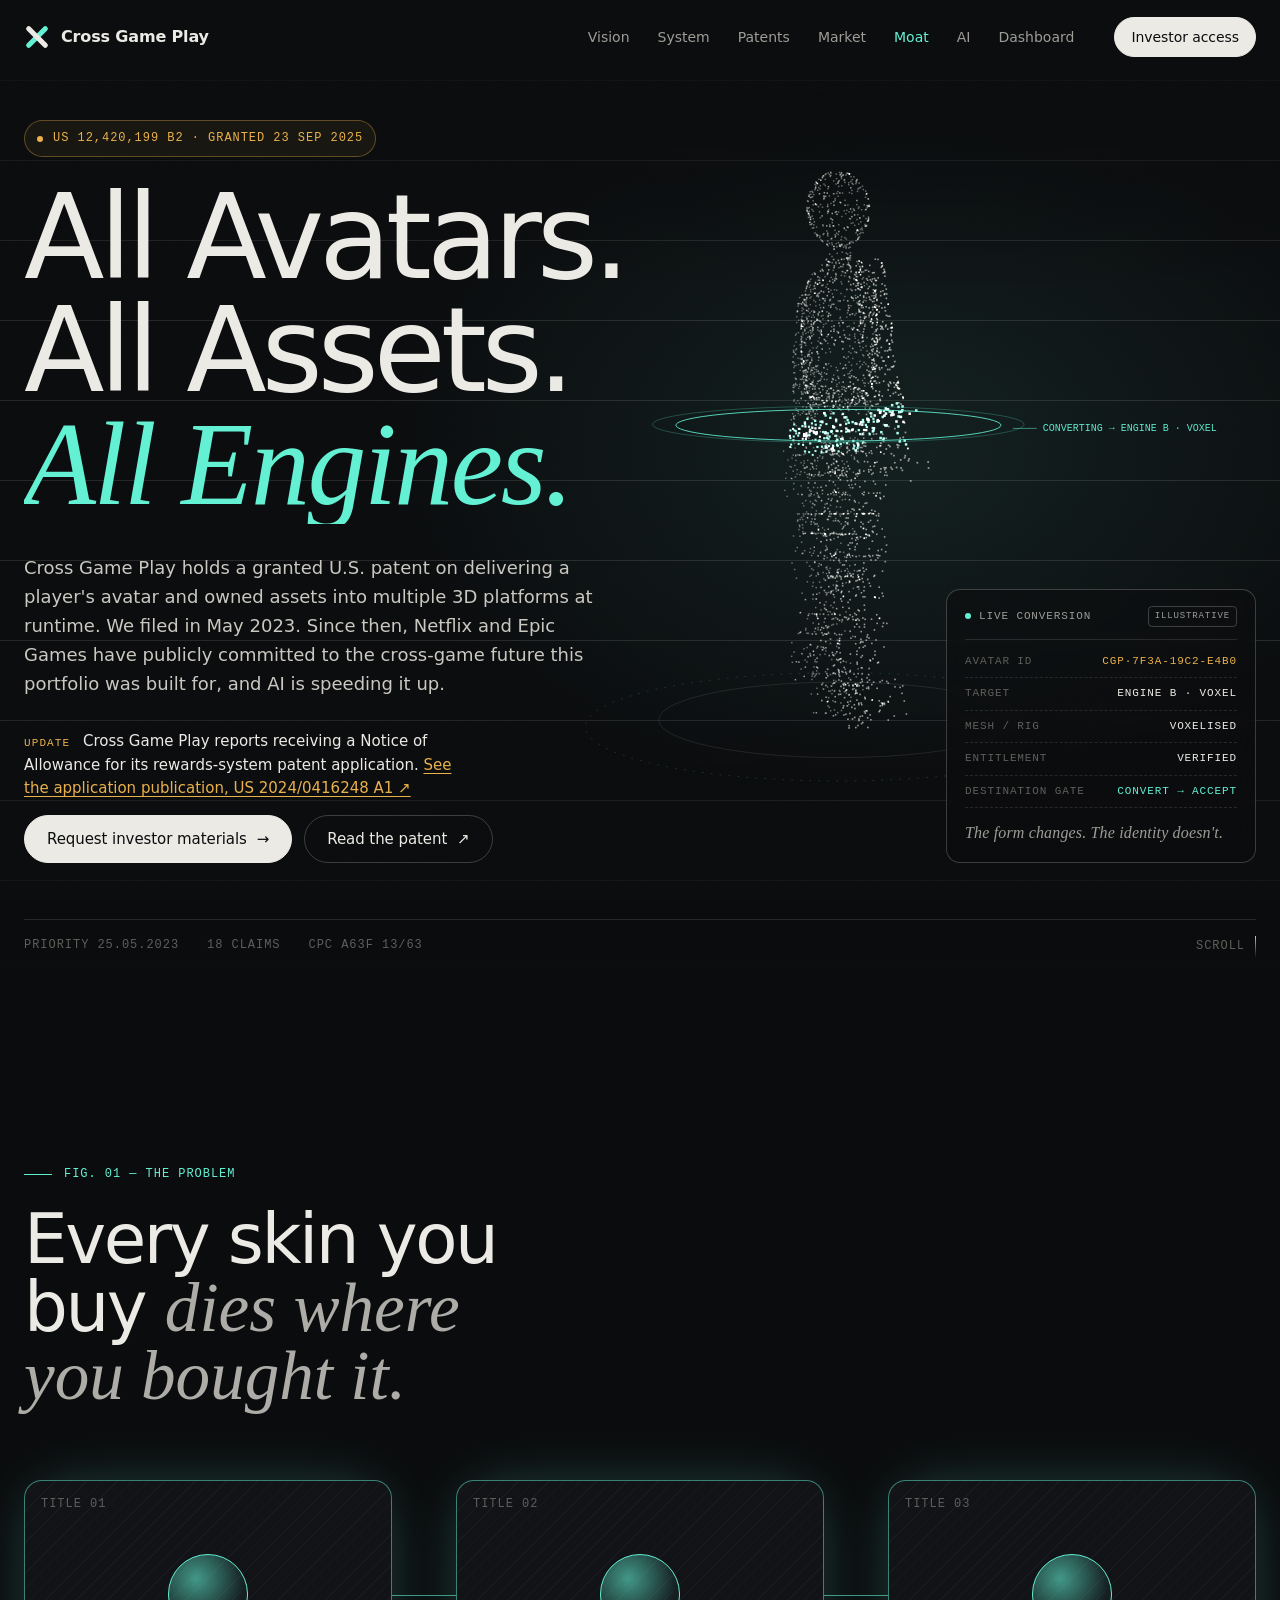
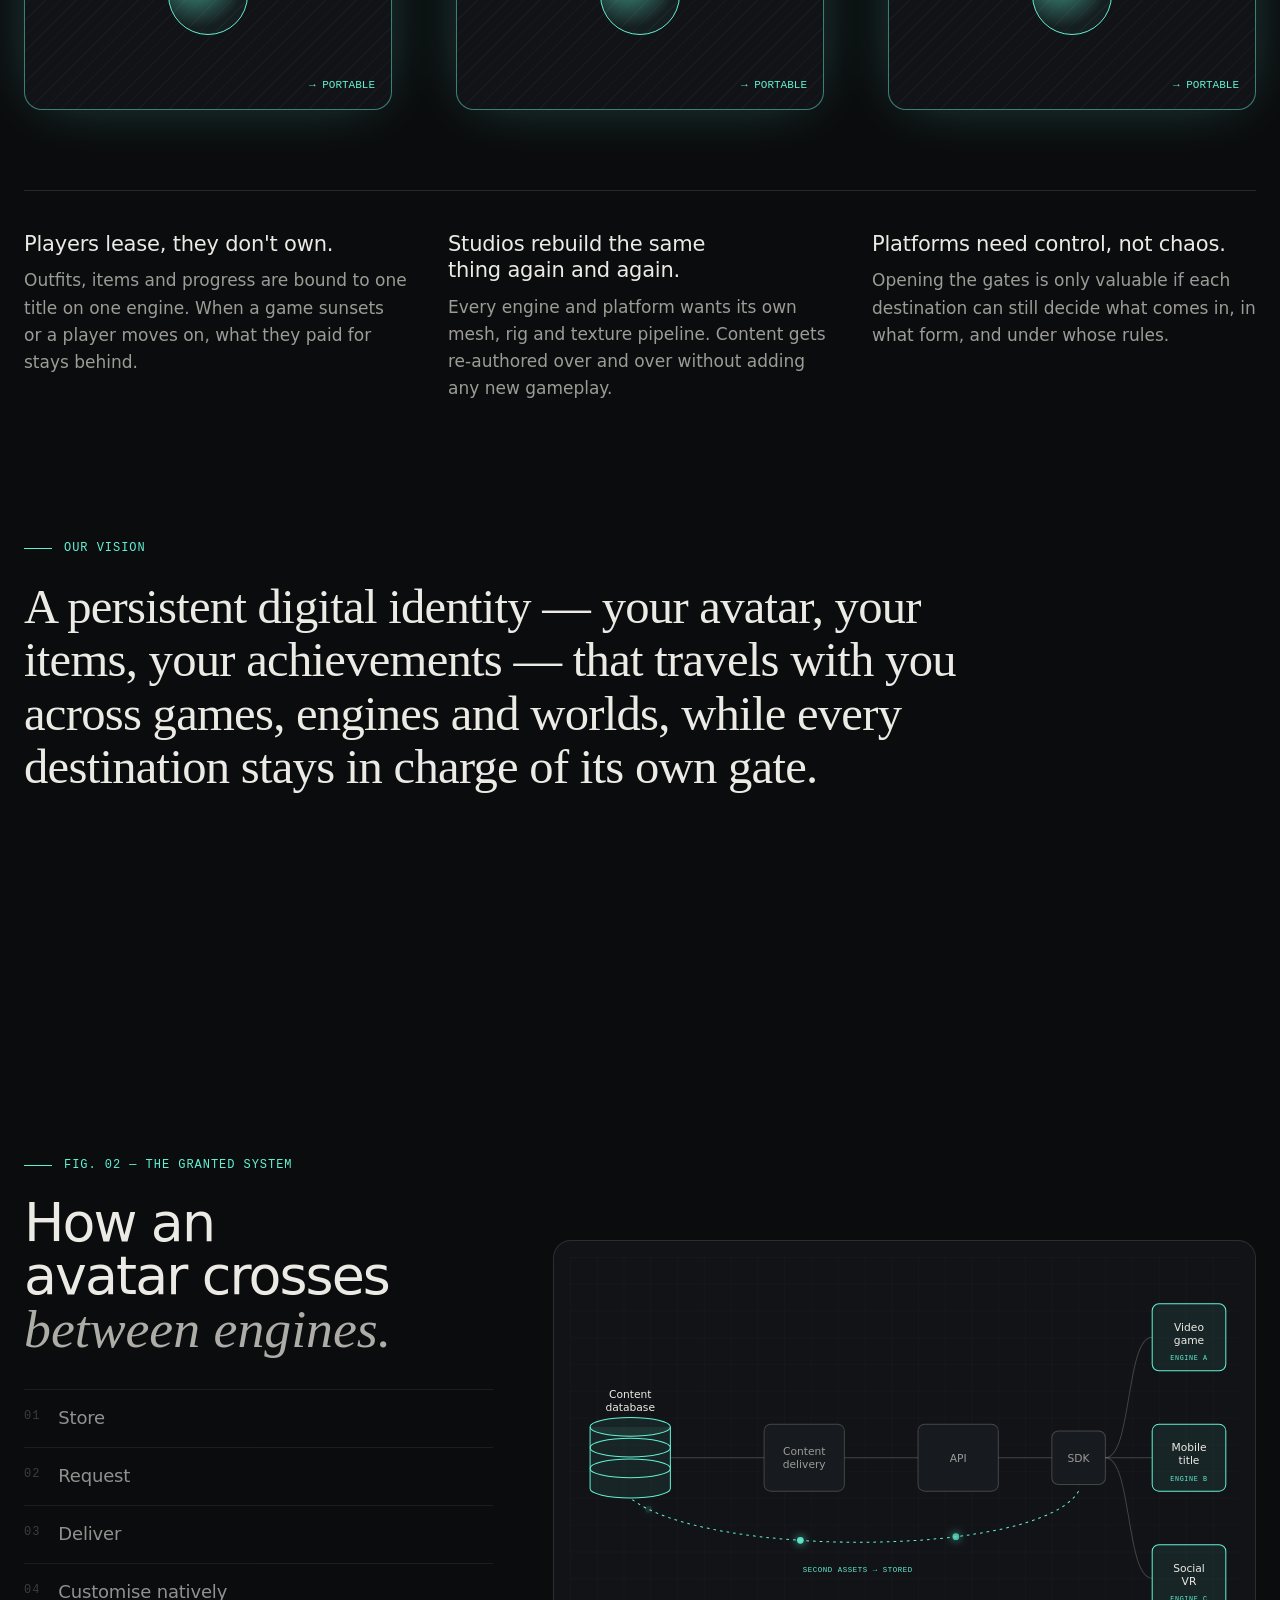
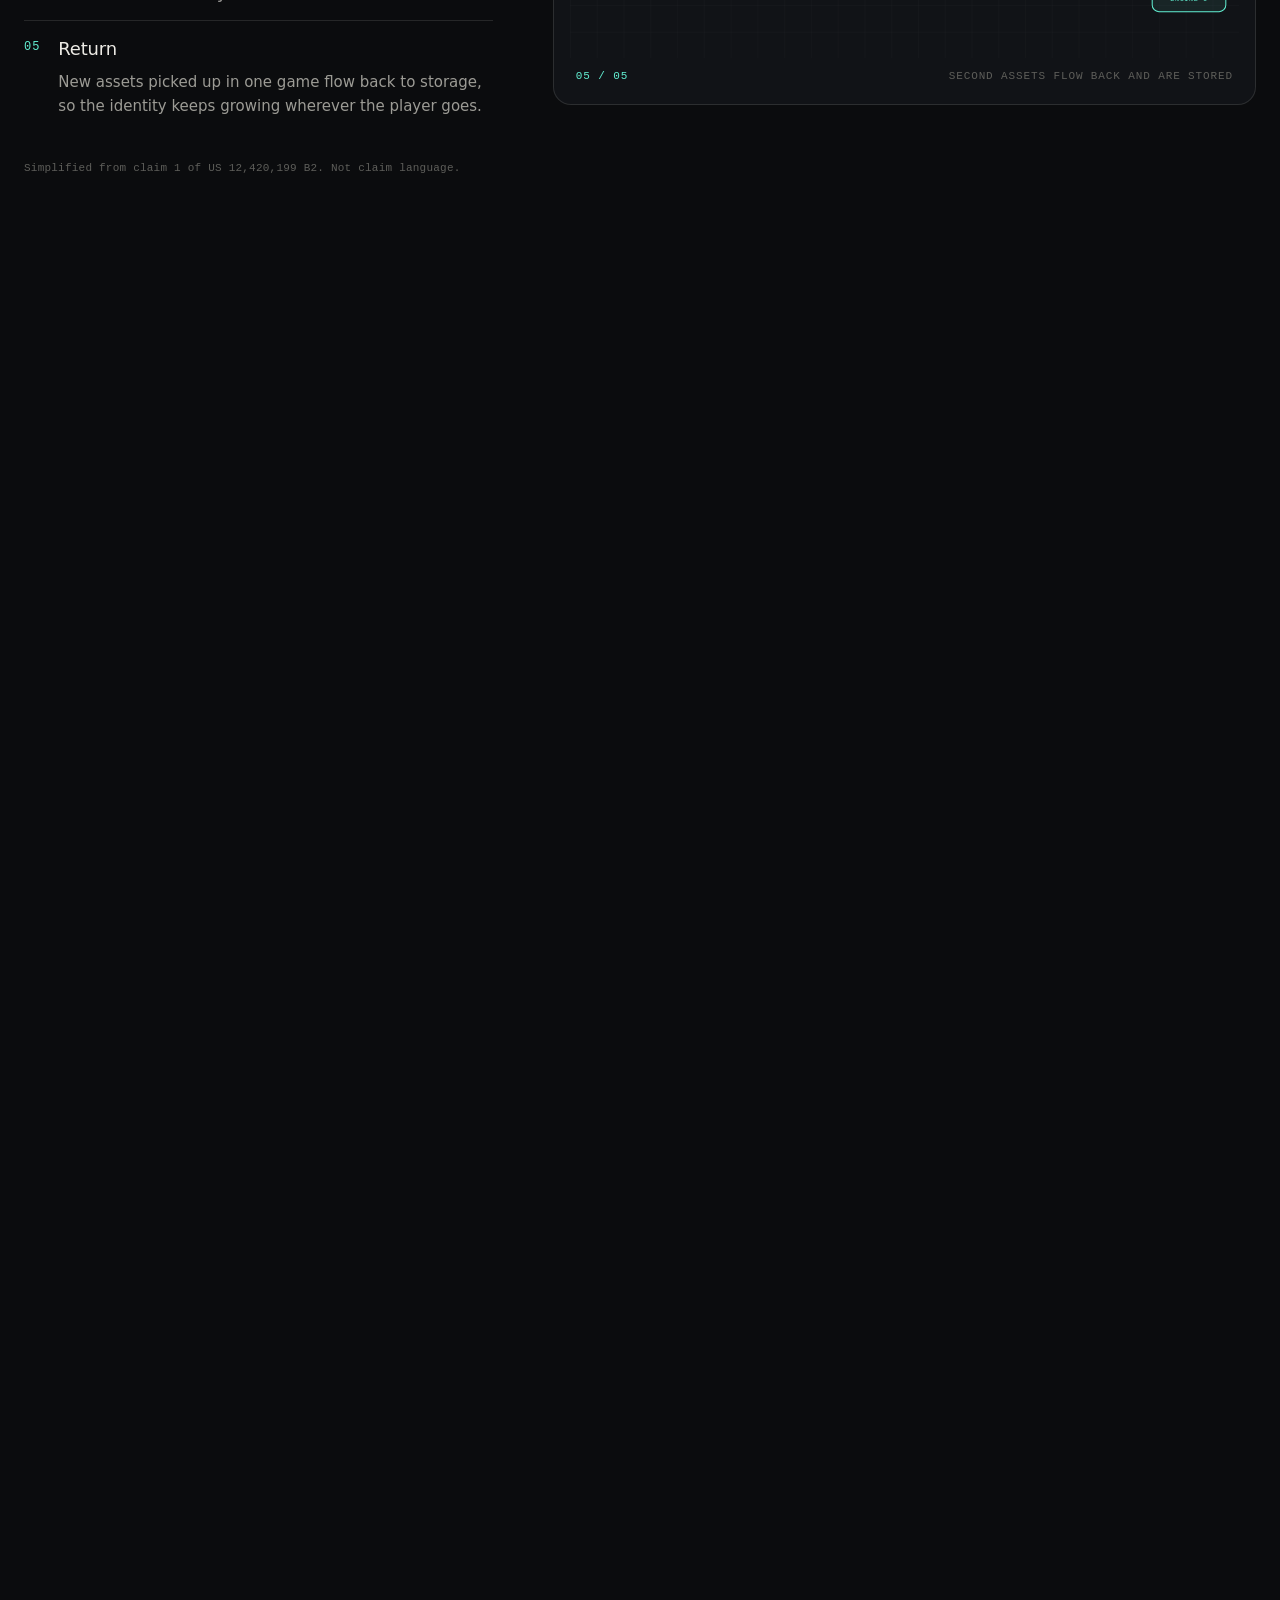
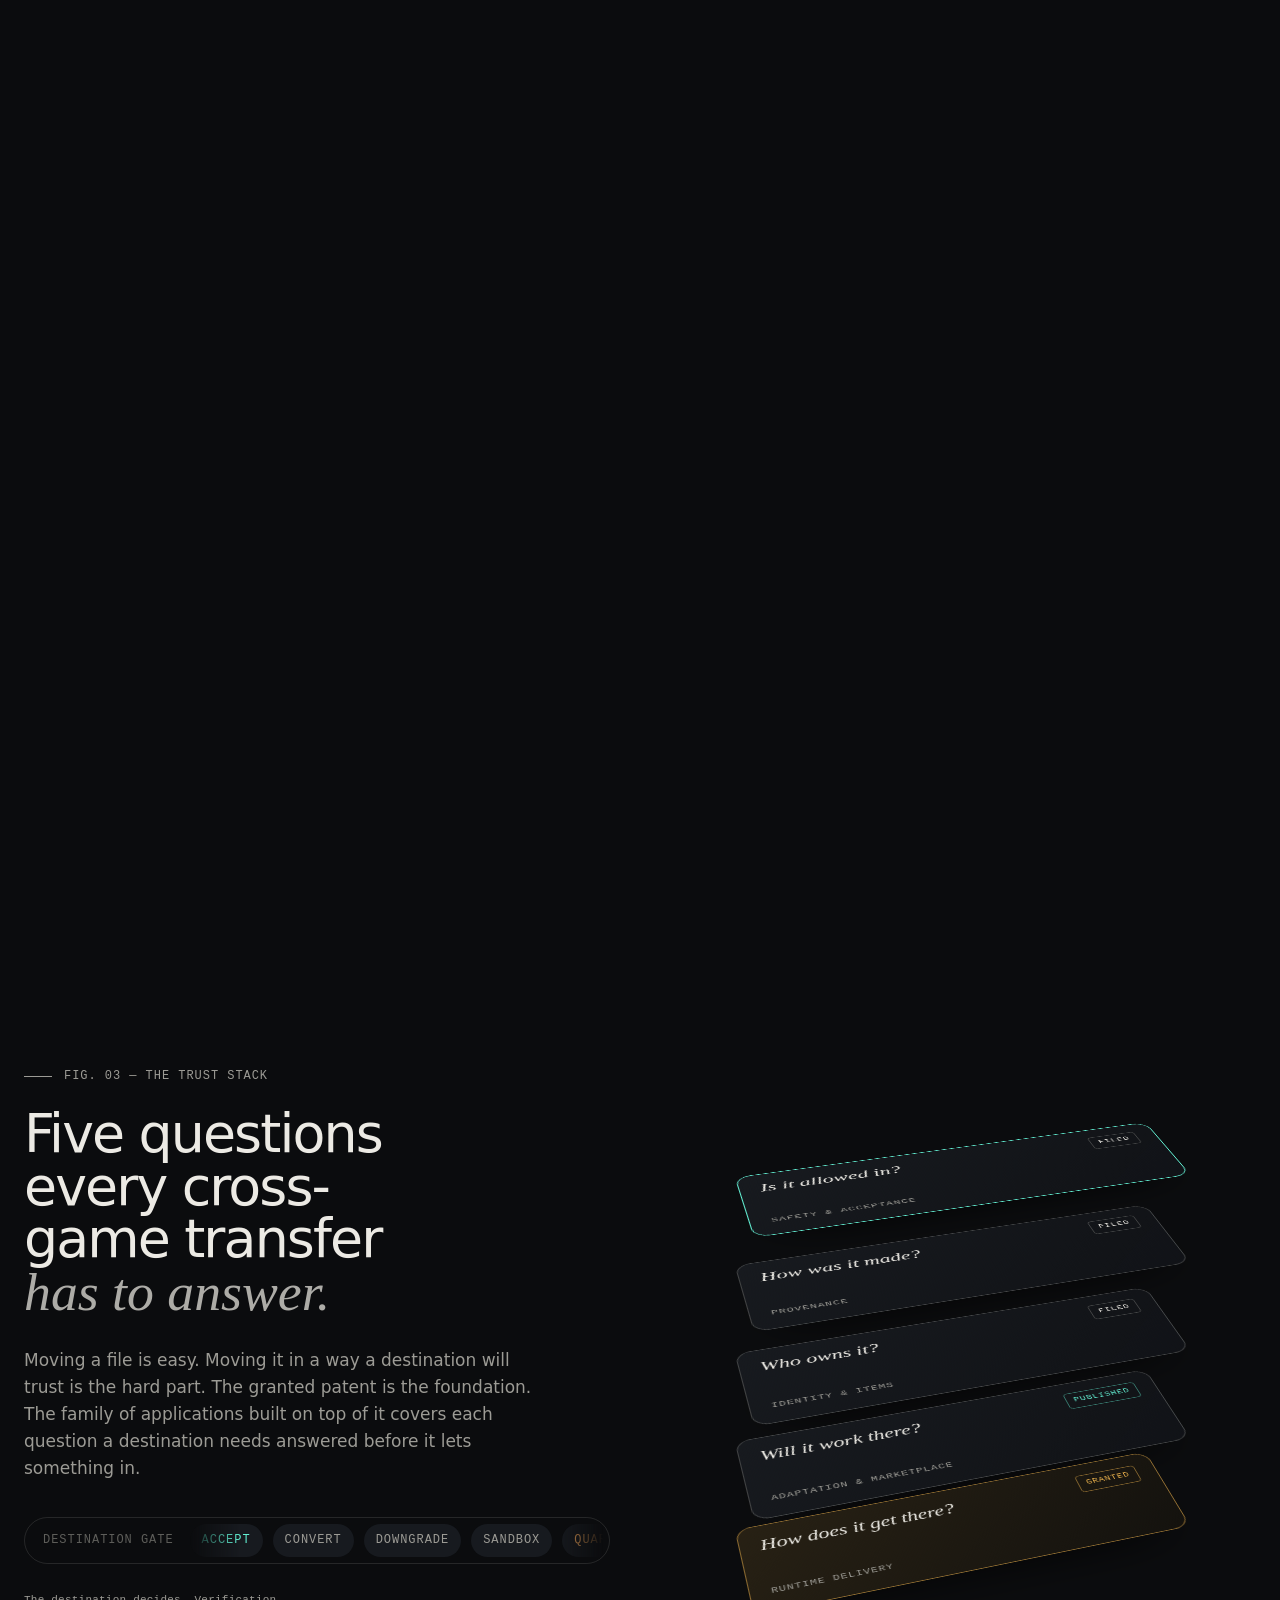
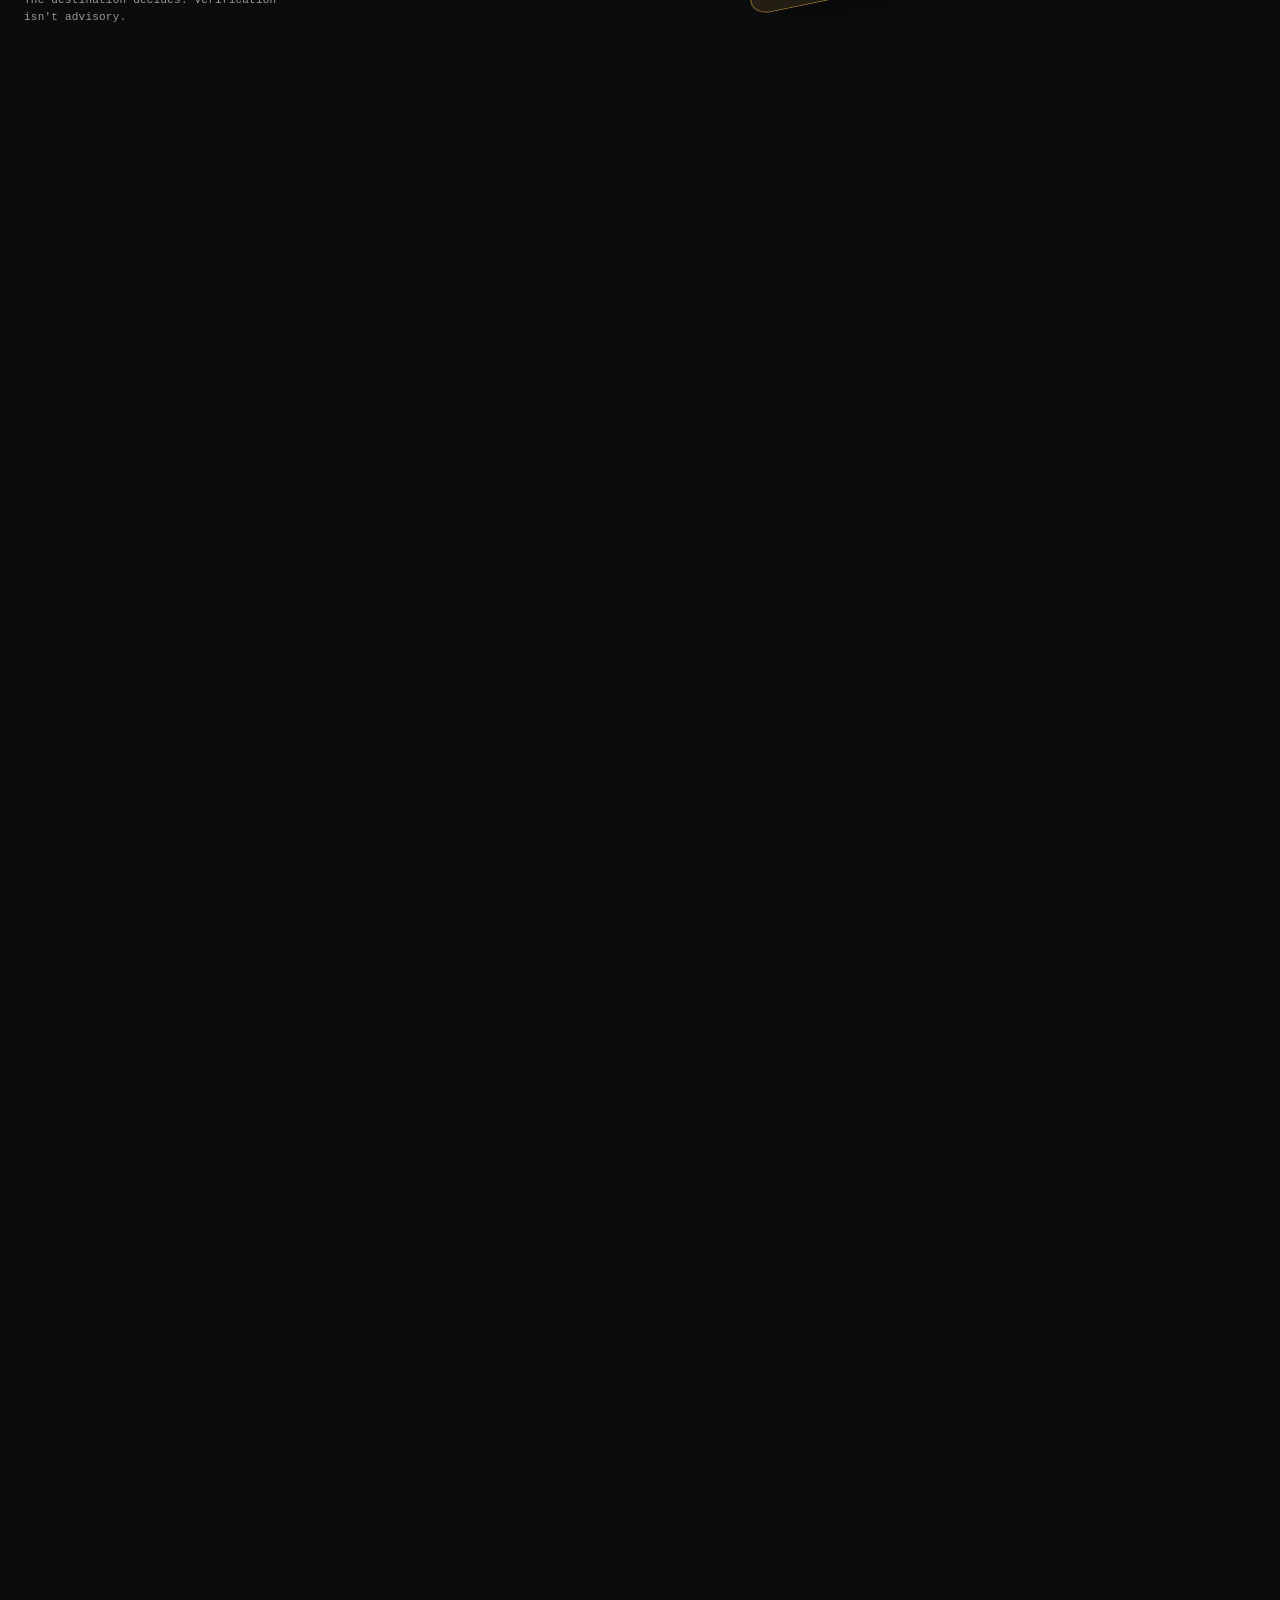
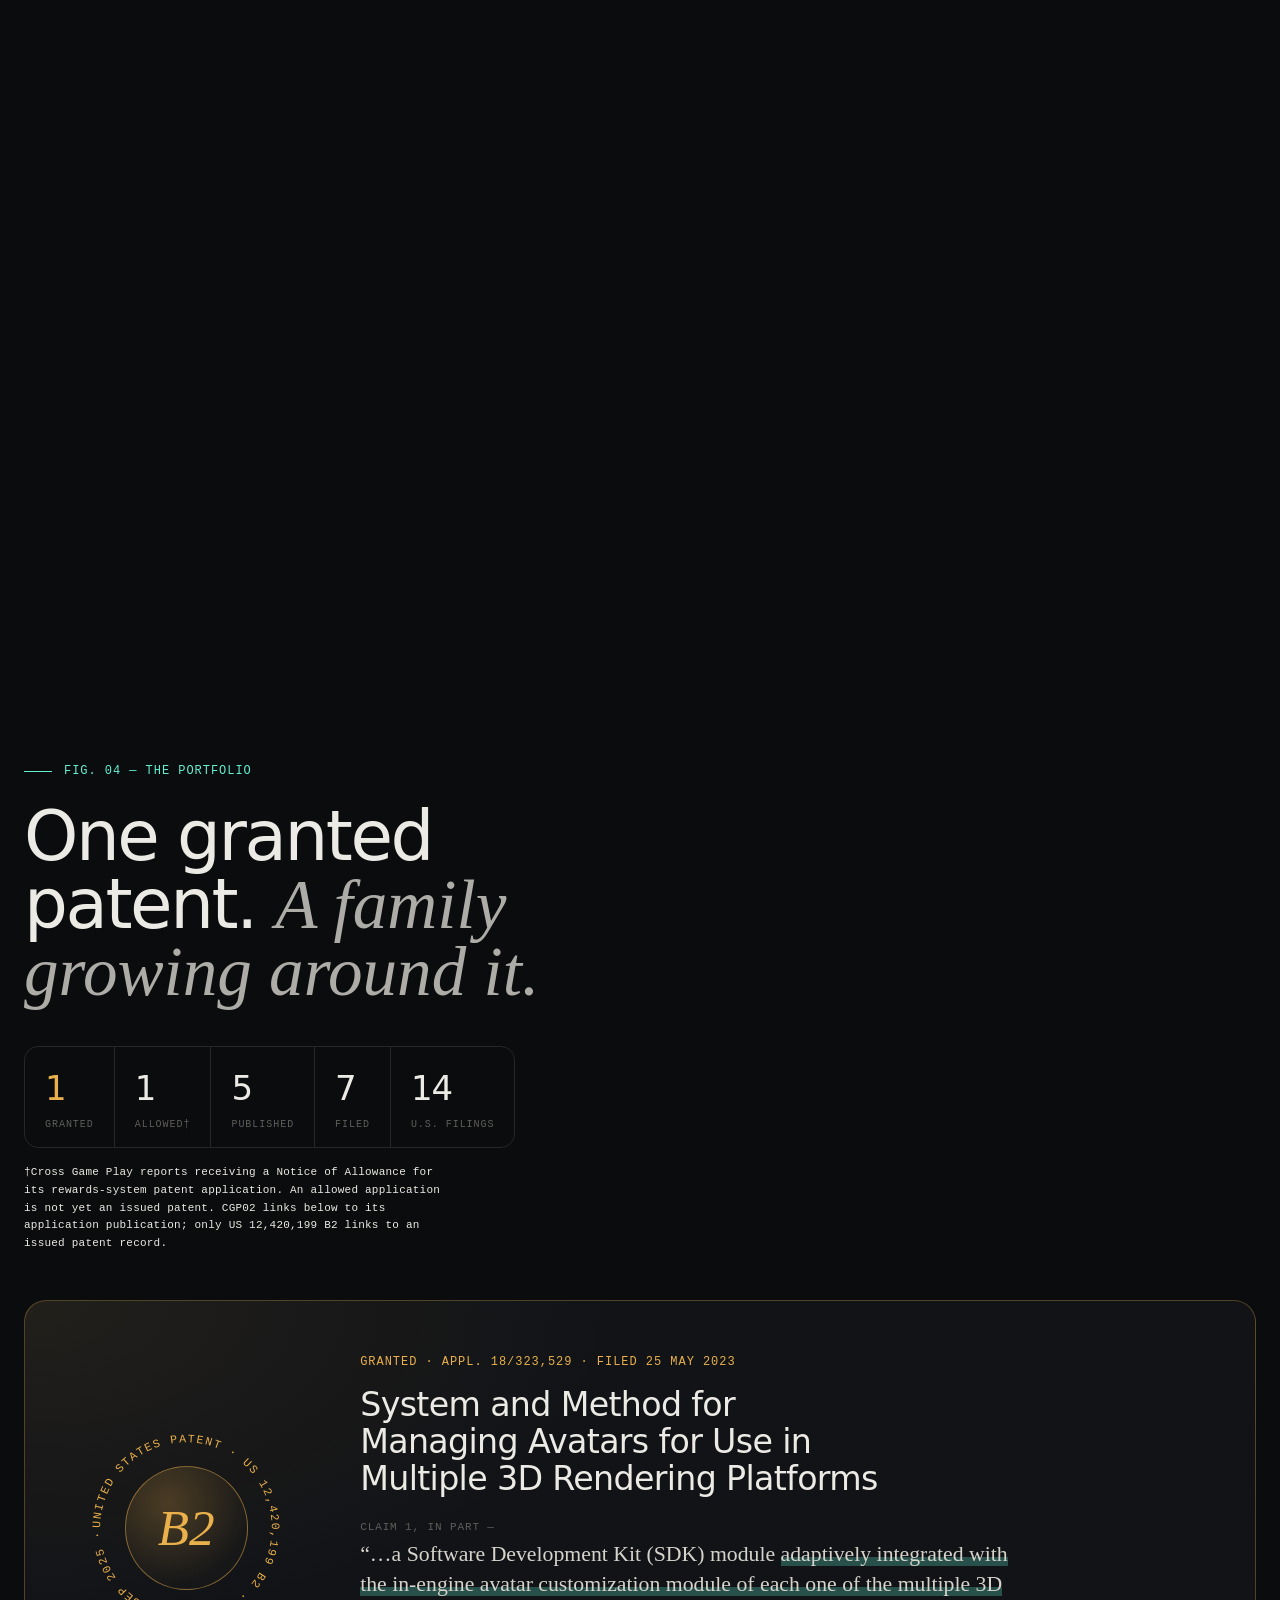
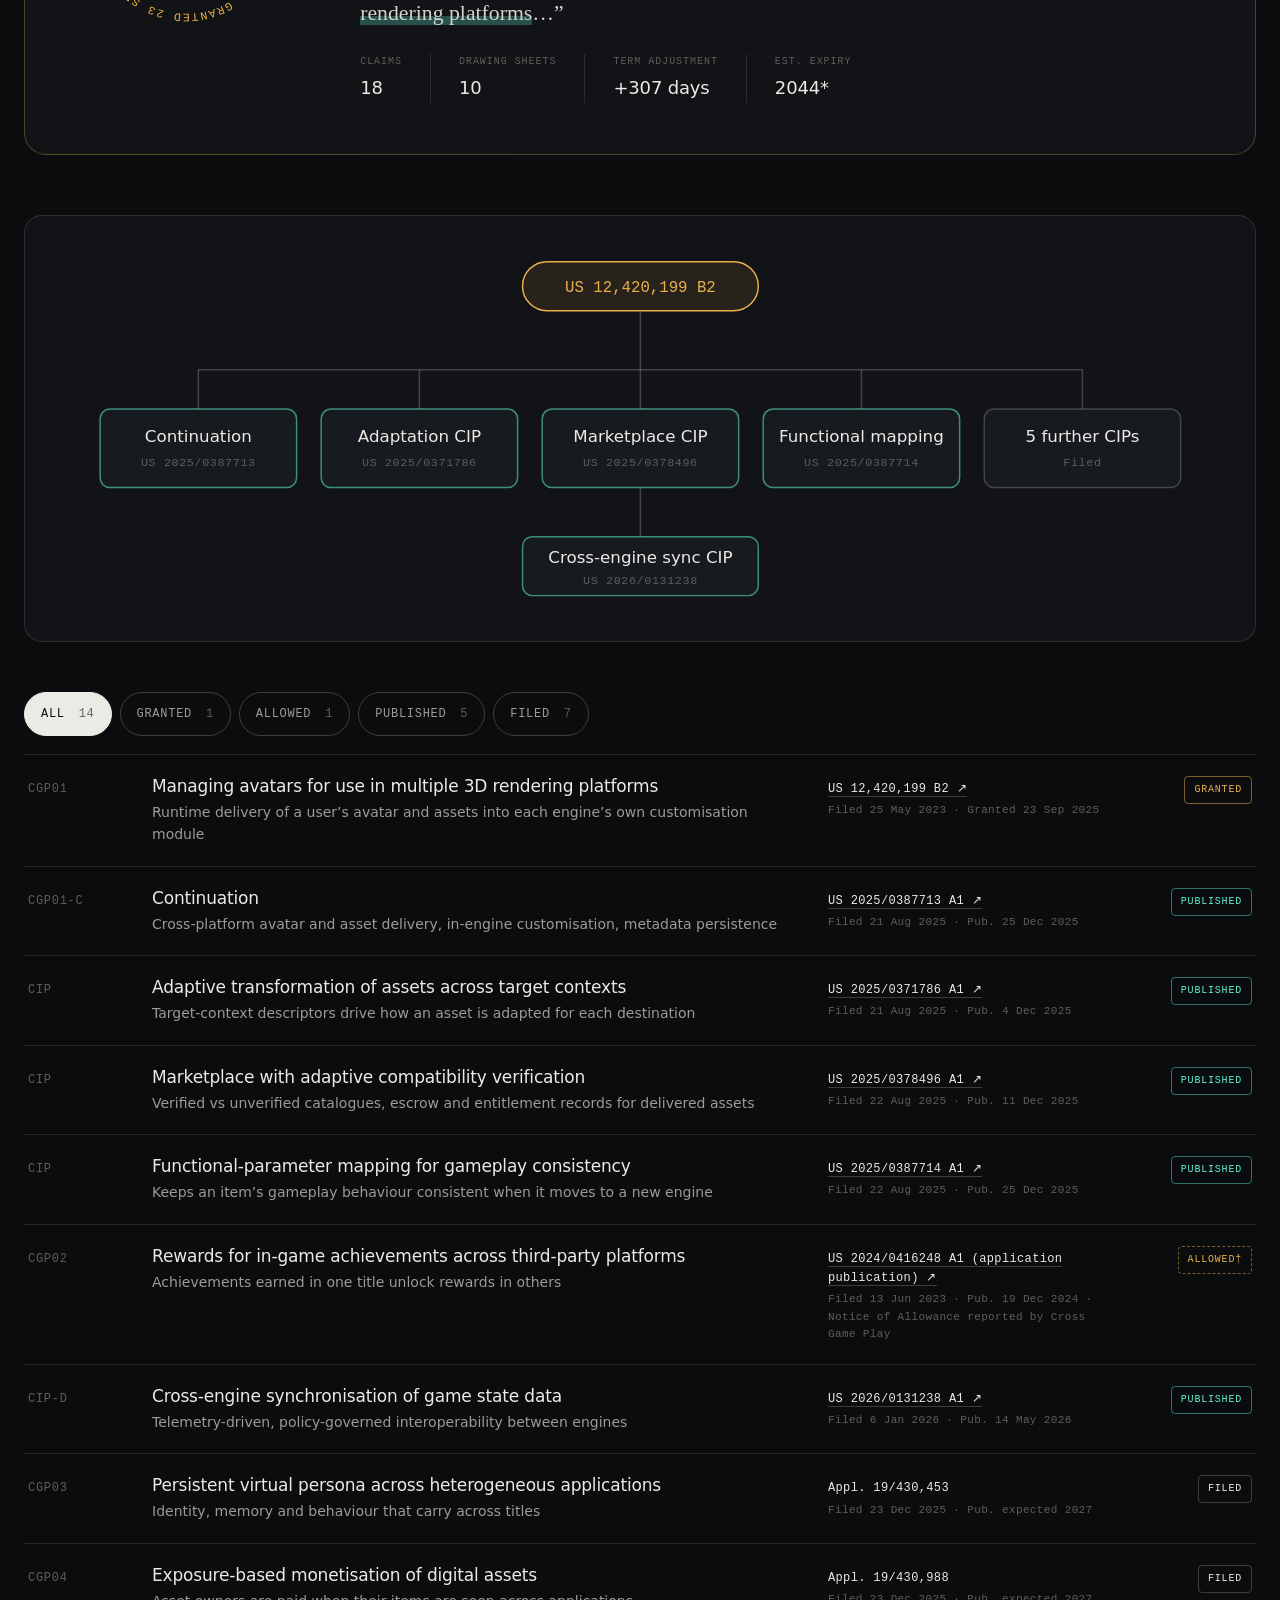
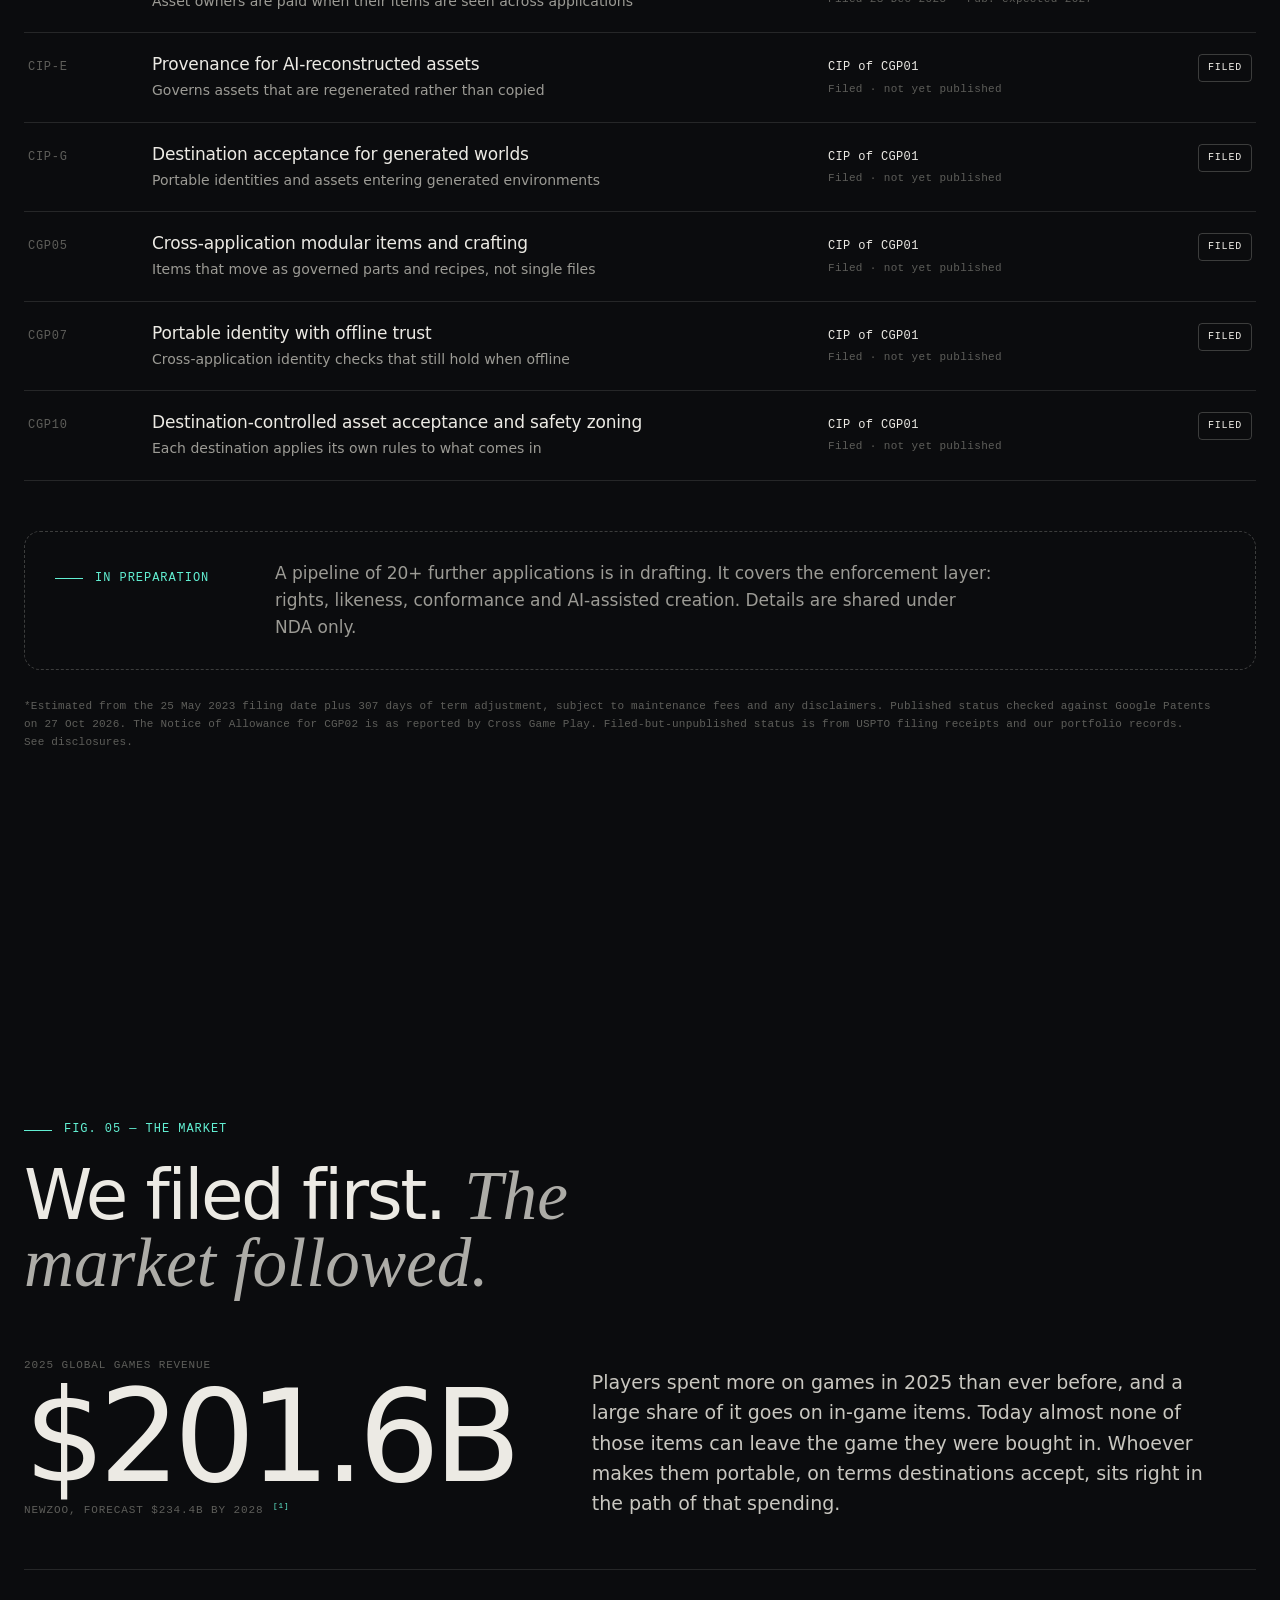
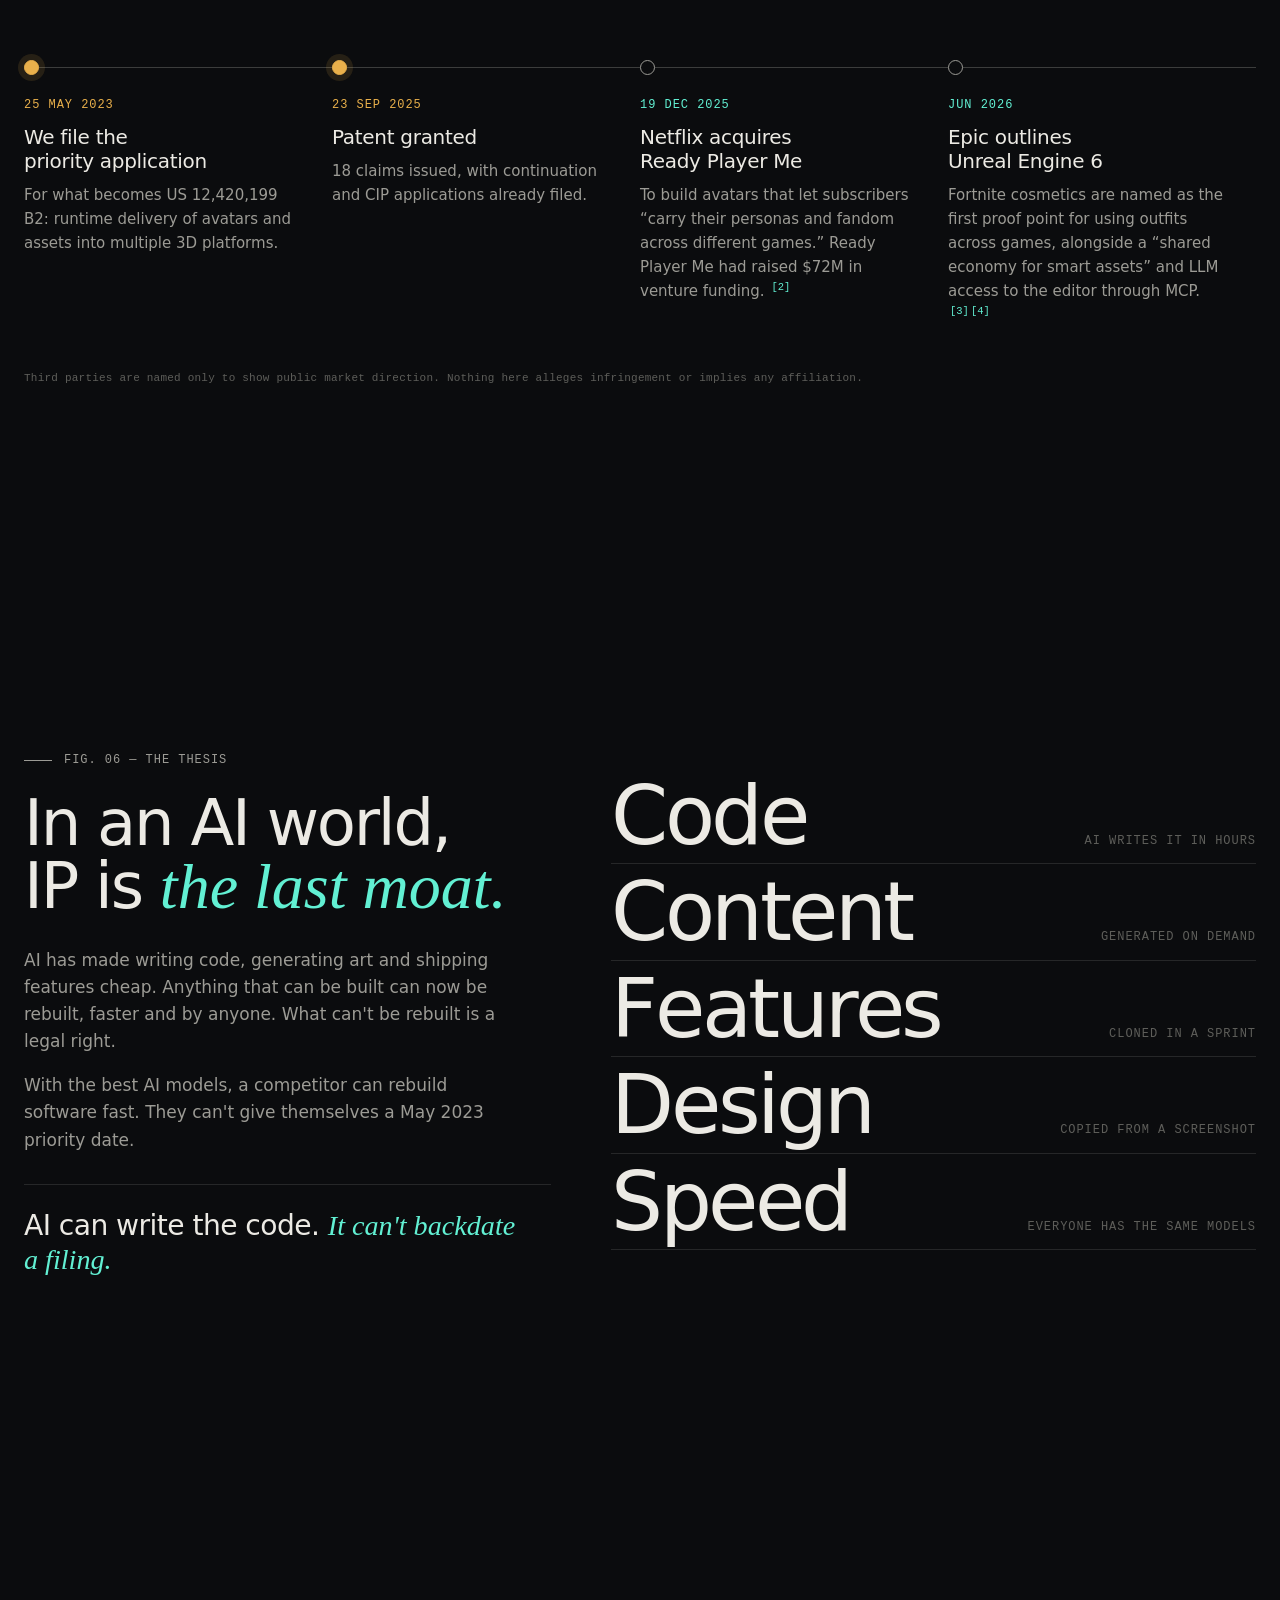
<file: index.html>
<!doctype html>
<html lang="en">
<head>
<meta charset="utf-8">
<meta name="viewport" content="width=device-width, initial-scale=1">
<title>Cross Game Play — The patented layer for cross-game identity</title>
<meta name="description" content="Cross Game Play holds a granted U.S. patent (US 12,420,199 B2) on delivering a user's avatar and assets into multiple 3D platforms at runtime, and reports receiving a Notice of Allowance for its rewards-system patent application, plus a growing family of filed applications. Investor overview: cross-game identity, provenance and acceptance in the age of AI.">
<meta name="theme-color" content="#0B0C0E">
<meta http-equiv="Content-Security-Policy" content="default-src 'self'; script-src 'self'; style-src 'self' 'unsafe-inline' https://fonts.googleapis.com; font-src 'self' https://fonts.gstatic.com; img-src 'self' data:; connect-src 'self' https://formsubmit.co; form-action 'self' https://formsubmit.co; base-uri 'self'; object-src 'none'; upgrade-insecure-requests">
<meta name="referrer" content="strict-origin-when-cross-origin">
<link rel="preconnect" href="https://fonts.googleapis.com">
<link rel="preconnect" href="https://fonts.gstatic.com" crossorigin>
<link href="https://fonts.googleapis.com/css2?family=Geist:wght@300..700&family=Geist+Mono:wght@400;500&family=Instrument+Serif:ital@0;1&display=swap" rel="stylesheet">
<link rel="stylesheet" href="styles.css">
</head>
<body>
<a class="skip" href="#main">Skip to content</a>
<div class="progress" aria-hidden="true"><span></span></div>

<header class="nav" id="top">
  <a class="brand" href="#top" aria-label="Cross Game Play — home">
    <svg class="mark" viewBox="0 0 40 40" aria-hidden="true">
      <rect class="mark-a" x="16" y="-2" width="8" height="44" rx="4" transform="rotate(45 20 20)"/>
      <rect class="mark-b" x="16" y="-2" width="8" height="44" rx="4" transform="rotate(-45 20 20)"/>
    </svg>
    <span>Cross Game Play</span>
  </a>
  <nav aria-label="Primary">
    <ul class="nav-links">
      <li><a href="#vision">Vision</a></li>
      <li><a href="#system">System</a></li>
      <li><a href="#portfolio">Patents</a></li>
      <li><a href="#market">Market</a></li>
      <li><a href="#moat">Moat</a></li>
      <li><a href="#ai">AI</a></li>
      <li><a href="/dashboard/">Dashboard</a></li>
    </ul>
  </nav>
  <a class="btn btn-sm" href="#access">Investor access</a>
  <button class="menu" aria-expanded="false" aria-controls="mobile-menu" aria-label="Open menu"><span></span><span></span></button>
</header>
<div class="mobile-menu" id="mobile-menu" hidden>
  <a href="#vision">Vision</a><a href="#system">System</a><a href="#portfolio">Patents</a><a href="#market">Market</a><a href="#moat">Moat</a><a href="#ai">AI</a><a href="/dashboard/">Dashboard</a><a href="#access">Investor access</a>
</div>

<main id="main">

<!-- ============ HERO ============ -->
<section class="hero" aria-labelledby="hero-title">
  <canvas class="hero-canvas" aria-hidden="true"></canvas>
  <div class="hero-grid">
    <div class="hero-copy">
      <p class="eyebrow mono"><span class="dot"></span>US 12,420,199 B2 · Granted 23 Sep 2025</p>
      <h1 id="hero-title" class="display">
        <span class="line"><span>All Avatars.</span></span>
        <span class="line"><span>All Assets.</span></span>
        <span class="line"><span><em>All Engines.</em></span></span>
      </h1>
      <p class="lede">Cross Game Play holds a granted U.S. patent on delivering a player's avatar and owned assets into multiple 3D platforms at runtime. We filed in May 2023. Since then, Netflix and Epic Games have publicly committed to the cross-game future this portfolio was built for, and AI is speeding it up.</p>
      <p class="announce"><span class="mono">Update</span> Cross Game Play reports receiving a Notice of Allowance for its rewards-system patent application. <a href="https://patents.google.com/patent/US20240416248A1/en?inventor=Kelvin+Troy" target="_blank" rel="noopener">See the application publication, US 2024/0416248 A1 <span aria-hidden="true">↗</span></a></p>
      <div class="cta-row">
        <a class="btn" href="#access">Request investor materials <span aria-hidden="true">→</span></a>
        <a class="btn btn-ghost" href="https://patents.google.com/patent/US12420199B2/en" target="_blank" rel="noopener">Read the patent <span aria-hidden="true">↗</span></a>
      </div>
    </div>

    <aside class="readout mono" aria-label="Illustrative conversion readout">
      <div class="readout-head"><span>Live conversion</span><span class="tag">Illustrative</span></div>
      <dl>
        <div><dt>Avatar ID</dt><dd class="hold">CGP·7F3A-19C2-E4B0</dd></div>
        <div><dt>Target</dt><dd data-r="target">Engine A · Photoreal</dd></div>
        <div><dt>Mesh / rig</dt><dd data-r="mesh">Remapped</dd></div>
        <div><dt>Entitlement</dt><dd data-r="ent">Verified</dd></div>
        <div><dt>Destination gate</dt><dd data-r="gate" class="ok">ACCEPT</dd></div>
      </dl>
      <p class="readout-foot">The form changes. The identity doesn't.</p>
    </aside>
  </div>
  <div class="hero-meta mono" aria-hidden="true">
    <span>Priority 25.05.2023</span><span>18 claims</span><span>CPC A63F 13/63</span><span class="scroll-cue">Scroll <i></i></span>
  </div>
</section>

<!-- ============ VISION ============ -->
<section class="section vision" id="vision" aria-labelledby="vision-title">
  <div class="wrap">
    <p class="fig mono reveal">FIG. 01 — The problem</p>
    <h2 id="vision-title" class="h2 reveal">Every skin you buy <em>dies where you bought it.</em></h2>

    <div class="gardens reveal" aria-hidden="true">
      <span class="garden-rail"></span><span class="garden-orb"></span>
      <div class="garden" style="--i:0"><span class="mono">Title 01</span><b></b><i>Locked</i></div>
      <div class="garden" style="--i:1"><span class="mono">Title 02</span><b></b><i>Locked</i></div>
      <div class="garden" style="--i:2"><span class="mono">Title 03</span><b></b><i>Locked</i></div>
    </div>

    <div class="cols">
      <div class="reveal">
        <h3 class="h3">Players lease, they don't own.</h3>
        <p>Outfits, items and progress are bound to one title on one engine. When a game sunsets or a player moves on, what they paid for stays behind.</p>
      </div>
      <div class="reveal">
        <h3 class="h3">Studios rebuild the same thing again and again.</h3>
        <p>Every engine and platform wants its own mesh, rig and texture pipeline. Content gets re-authored over and over without adding any new gameplay.</p>
      </div>
      <div class="reveal">
        <h3 class="h3">Platforms need control, not chaos.</h3>
        <p>Opening the gates is only valuable if each destination can still decide what comes in, in what form, and under whose rules.</p>
      </div>
    </div>

    <blockquote class="vision-statement reveal">
      <p class="mono fig">Our vision</p>
      <p class="statement">A persistent digital identity — your avatar, your items, your achievements — that travels with you across games, engines and worlds, while every destination stays in charge of its own gate.</p>
    </blockquote>
  </div>
</section>

<!-- ============ SYSTEM (sticky scroller) ============ -->
<section class="system" id="system" aria-labelledby="system-title">
  <div class="sticky">
    <div class="wrap system-grid">
      <div class="system-copy">
        <p class="fig mono">FIG. 02 — The granted system</p>
        <h2 id="system-title" class="h2">How an avatar crosses <em>between engines.</em></h2>
        <ol class="steps" aria-label="System steps">
          <li data-step="0"><span class="mono">01</span><div><b>Store</b><p>A content database holds the user's 3D avatar model and the assets they own.</p></div></li>
          <li data-step="1"><span class="mono">02</span><div><b>Request</b><p>An SDK sits inside each platform's own customisation module and requests the avatar through an API.</p></div></li>
          <li data-step="2"><span class="mono">03</span><div><b>Deliver</b><p>The content delivery module fetches the model and assets and delivers them to the SDK at runtime.</p></div></li>
          <li data-step="3"><span class="mono">04</span><div><b>Customise natively</b><p>The player edits the avatar inside each game, using that engine's own tools.</p></div></li>
          <li data-step="4"><span class="mono">05</span><div><b>Return</b><p>New assets picked up in one game flow back to storage, so the identity keeps growing wherever the player goes.</p></div></li>
        </ol>
        <p class="note mono">Simplified from claim 1 of US 12,420,199 B2. Not claim language.</p>
      </div>

      <figure class="diagram" aria-label="Architecture diagram: content database, content delivery module, API module and SDK module connected to three 3D platforms">
        <svg viewBox="0 0 1000 600" class="arch" role="img" aria-hidden="true">
          <defs>
            <pattern id="grid" width="40" height="40" patternUnits="userSpaceOnUse"><path d="M40 0H0V40" fill="none" class="gridline"/></pattern>
          </defs>
          <rect width="1000" height="600" fill="url(#grid)"/>
          <!-- links -->
          <path id="p-db-cd" class="link" d="M150 300 H290"/>
          <path id="p-cd-api" class="link" d="M410 300 H520"/>
          <path id="p-api-sdk" class="link" d="M640 300 H720"/>
          <path id="p-sdk-a" class="link" d="M800 300 C 840 300, 830 120, 870 120"/>
          <path id="p-sdk-b" class="link" d="M800 300 H870"/>
          <path id="p-sdk-c" class="link" d="M800 300 C 840 300, 830 480, 870 480"/>
          <path id="p-return" class="link ret" d="M760 350 C 700 450, 200 450, 90 360"/>
          <!-- nodes -->
          <g class="node" data-n="db" transform="translate(30 240)">
            <ellipse cx="60" cy="14" rx="60" ry="14"/><path d="M0 14 V106 A60 14 0 0 0 120 106 V14"/><ellipse class="inner" cx="60" cy="45" rx="60" ry="14"/><ellipse class="inner" cx="60" cy="76" rx="60" ry="14"/>
            <text x="60" y="-30" text-anchor="middle">Content</text><text x="60" y="-10" text-anchor="middle">database</text>
          </g>
          <g class="node" data-n="cd" transform="translate(290 250)">
            <rect width="120" height="100" rx="10"/><text x="60" y="46" text-anchor="middle">Content</text><text x="60" y="66" text-anchor="middle">delivery</text>
          </g>
          <g class="node" data-n="api" transform="translate(520 250)">
            <rect width="120" height="100" rx="10"/><text x="60" y="56" text-anchor="middle">API</text>
          </g>
          <g class="node" data-n="sdk" transform="translate(720 260)">
            <rect width="80" height="80" rx="10"/><text x="40" y="46" text-anchor="middle">SDK</text>
          </g>
          <g class="node plat" data-n="a" transform="translate(870 70)"><rect width="110" height="100" rx="10"/><text x="55" y="40" text-anchor="middle">Video</text><text x="55" y="60" text-anchor="middle">game</text><text class="sub" x="55" y="84" text-anchor="middle">ENGINE A</text></g>
          <g class="node plat" data-n="b" transform="translate(870 250)"><rect width="110" height="100" rx="10"/><text x="55" y="40" text-anchor="middle">Mobile</text><text x="55" y="60" text-anchor="middle">title</text><text class="sub" x="55" y="84" text-anchor="middle">ENGINE B</text></g>
          <g class="node plat" data-n="c" transform="translate(870 430)"><rect width="110" height="100" rx="10"/><text x="55" y="40" text-anchor="middle">Social</text><text x="55" y="60" text-anchor="middle">VR</text><text class="sub" x="55" y="84" text-anchor="middle">ENGINE C</text></g>
          <text class="ret-label" x="430" y="470" text-anchor="middle">second assets → stored</text>
          <g class="packets"></g>
        </svg>
        <figcaption class="mono"><span class="step-count">01 / 05</span><span>Runtime delivery into multiple 3D platforms</span></figcaption>
      </figure>
    </div>
  </div>
</section>

<!-- ============ TRUST STACK ============ -->
<section class="stack-sec" id="stack" aria-labelledby="stack-title">
  <div class="sticky">
    <div class="wrap stack-grid">
      <div class="stack-copy">
        <p class="fig mono">FIG. 03 — The trust stack</p>
        <h2 id="stack-title" class="h2">Five questions every cross-game transfer <em>has to answer.</em></h2>
        <p>Moving a file is easy. Moving it in a way a destination will trust is the hard part. The granted patent is the foundation. The family of applications built on top of it covers each question a destination needs answered before it lets something in.</p>
        <div class="outcomes mono" aria-label="Deterministic gate outcomes">
          <span class="lbl">Destination gate</span>
          <div class="ticker"><div class="ticker-track"><span class="ok">ACCEPT</span><span>CONVERT</span><span>DOWNGRADE</span><span>SANDBOX</span><span class="warn">QUARANTINE</span><span class="deny">DENY</span><span class="ok">ACCEPT</span><span>CONVERT</span><span>DOWNGRADE</span><span>SANDBOX</span><span class="warn">QUARANTINE</span><span class="deny">DENY</span></div></div>
        </div>
        <p class="note mono">The destination decides. Verification isn't advisory.</p>
      </div>
      <div class="stack" aria-label="Five layers of the portfolio">
        <div class="slab" style="--l:4"><div class="slab-face"><span class="q">Is it allowed in?</span><span class="name">Safety &amp; acceptance</span><span class="st filed mono">Filed</span></div></div>
        <div class="slab" style="--l:3"><div class="slab-face"><span class="q">How was it made?</span><span class="name">Provenance</span><span class="st filed mono">Filed</span></div></div>
        <div class="slab" style="--l:2"><div class="slab-face"><span class="q">Who owns it?</span><span class="name">Identity &amp; items</span><span class="st filed mono">Filed</span></div></div>
        <div class="slab" style="--l:1"><div class="slab-face"><span class="q">Will it work there?</span><span class="name">Adaptation &amp; marketplace</span><span class="st pub mono">Published</span></div></div>
        <div class="slab base" style="--l:0"><div class="slab-face"><span class="q">How does it get there?</span><span class="name">Runtime delivery</span><span class="st granted mono">Granted</span></div></div>
      </div>
    </div>
  </div>
</section>

<!-- ============ PORTFOLIO ============ -->
<section class="section portfolio" id="portfolio" aria-labelledby="portfolio-title">
  <div class="wrap">
    <p class="fig mono reveal">FIG. 04 — The portfolio</p>
    <div class="portfolio-head">
      <h2 id="portfolio-title" class="h2 reveal">One granted patent. <em>A family growing around it.</em></h2>
      <div class="tally reveal mono" aria-label="Portfolio summary">
        <div><b data-count="1">1</b><span>Granted</span></div>
        <div><b data-count="1">1</b><span>Allowed†</span></div>
        <div><b data-count="5">5</b><span>Published</span></div>
        <div><b data-count="7">7</b><span>Filed</span></div>
        <div><b data-count="14">14</b><span>U.S. filings</span></div>
      </div>
    </div>
    <p class="grant-note mono reveal">†Cross Game Play reports receiving a Notice of Allowance for its rewards-system patent application. An allowed application is not yet an issued patent. CGP02 links below to its application publication; only US 12,420,199 B2 links to an issued patent record.</p>

    <article class="spotlight reveal" aria-labelledby="spot-title">
      <div class="seal" aria-hidden="true">
        <svg viewBox="0 0 200 200"><defs><path id="circ" d="M100 100 m-78 0 a78 78 0 1 1 156 0 a78 78 0 1 1 -156 0"/></defs>
          <text><textPath href="#circ" textLength="486" lengthAdjust="spacing">UNITED STATES PATENT · US 12,420,199 B2 · GRANTED 23 SEP 2025 · </textPath></text>
        </svg>
        <span class="seal-core">B2</span>
      </div>
      <div class="spot-body">
        <p class="mono kicker">Granted · Appl. 18/323,529 · Filed 25 May 2023</p>
        <h3 id="spot-title" class="h3 big">System and Method for Managing Avatars for Use in Multiple 3D Rendering Platforms</h3>
        <p class="claim"><span class="mono">Claim 1, in part —</span> “…a Software Development Kit (SDK) module <mark>adaptively integrated with the in-engine avatar customization module of each one of the multiple 3D rendering platforms</mark>…”</p>
        <dl class="facts mono">
          <div><dt>Claims</dt><dd>18</dd></div>
          <div><dt>Drawing sheets</dt><dd>10</dd></div>
          <div><dt>Term adjustment</dt><dd>+307 days</dd></div>
          <div><dt>Est. expiry</dt><dd>2044*</dd></div>
        </dl>
      </div>
    </article>

    <div class="tree reveal" aria-label="Patent family tree">
      <svg viewBox="0 0 1200 380" class="tree-svg" aria-hidden="true">
        <path class="tl" d="M600 70 V130"/>
        <path class="tl" d="M150 130 H1050"/>
        <path class="tl" d="M150 130 V170 M375 130 V170 M600 130 V170 M825 130 V170 M1050 130 V170"/>
        <path class="tl" d="M600 250 V300"/>
        <g class="tn granted" transform="translate(480 20)"><rect width="240" height="50" rx="25"/><text x="120" y="31" text-anchor="middle">US 12,420,199 B2</text></g>
        <g class="tn pub" transform="translate(50 170)"><rect width="200" height="80" rx="10"/><text x="100" y="34" text-anchor="middle">Continuation</text><text class="s" x="100" y="58" text-anchor="middle">US 2025/0387713</text></g>
        <g class="tn pub" transform="translate(275 170)"><rect width="200" height="80" rx="10"/><text x="100" y="34" text-anchor="middle">Adaptation CIP</text><text class="s" x="100" y="58" text-anchor="middle">US 2025/0371786</text></g>
        <g class="tn pub" transform="translate(500 170)"><rect width="200" height="80" rx="10"/><text x="100" y="34" text-anchor="middle">Marketplace CIP</text><text class="s" x="100" y="58" text-anchor="middle">US 2025/0378496</text></g>
        <g class="tn pub" transform="translate(725 170)"><rect width="200" height="80" rx="10"/><text x="100" y="34" text-anchor="middle">Functional mapping</text><text class="s" x="100" y="58" text-anchor="middle">US 2025/0387714</text></g>
        <g class="tn filed" transform="translate(950 170)"><rect width="200" height="80" rx="10"/><text x="100" y="34" text-anchor="middle">5 further CIPs</text><text class="s" x="100" y="58" text-anchor="middle">Filed</text></g>
        <g class="tn pub" transform="translate(480 300)"><rect width="240" height="60" rx="10"/><text x="120" y="27" text-anchor="middle">Cross-engine sync CIP</text><text class="s" x="120" y="48" text-anchor="middle">US 2026/0131238</text></g>
      </svg>
    </div>

    <div class="filters" role="group" aria-label="Filter portfolio by status">
      <button class="chip is-on" data-f="all" aria-pressed="true">All <span>14</span></button>
      <button class="chip" data-f="granted" aria-pressed="false">Granted <span>1</span></button>
      <button class="chip" data-f="allowed" aria-pressed="false">Allowed <span>1</span></button>
      <button class="chip" data-f="pub" aria-pressed="false">Published <span>5</span></button>
      <button class="chip" data-f="filed" aria-pressed="false">Filed <span>7</span></button>
    </div>
    <ol class="ledger" id="ledger" aria-live="polite"></ol>

    <div class="pipeline reveal">
      <p class="mono fig">In preparation</p>
      <p>A pipeline of 20+ further applications is in drafting. It covers the enforcement layer: rights, likeness, conformance and AI-assisted creation. Details are shared under NDA only.</p>
    </div>
    <p class="note mono">*Estimated from the 25 May 2023 filing date plus 307 days of term adjustment, subject to maintenance fees and any disclaimers. Published status checked against Google Patents on 27 Oct 2026. The Notice of Allowance for CGP02 is as reported by Cross Game Play. Filed-but-unpublished status is from USPTO filing receipts and our portfolio records. See disclosures.</p>
  </div>
</section>

<!-- ============ MARKET ============ -->
<section class="section market" id="market" aria-labelledby="market-title">
  <div class="wrap">
    <p class="fig mono reveal">FIG. 05 — The market</p>
    <h2 id="market-title" class="h2 reveal">We filed first. <em>The market followed.</em></h2>

    <div class="market-figure reveal">
      <div class="mf-num"><span class="mono">2025 global games revenue</span><b>$201.6B</b><span class="mono">Newzoo, forecast $234.4B by 2028 <a href="#s1" class="cite">[1]</a></span></div>
      <p class="mf-text">Players spent more on games in 2025 than ever before, and a large share of it goes on in-game items. Today almost none of those items can leave the game they were bought in. Whoever makes them portable, on terms destinations accept, sits right in the path of that spending.</p>
    </div>

    <ol class="timeline" aria-label="Market timeline">
      <li class="reveal us"><time class="mono">25 May 2023</time><h3>We file the priority application</h3><p>For what becomes US 12,420,199 B2: runtime delivery of avatars and assets into multiple 3D platforms.</p></li>
      <li class="reveal us"><time class="mono">23 Sep 2025</time><h3>Patent granted</h3><p>18 claims issued, with continuation and CIP applications already filed.</p></li>
      <li class="reveal"><time class="mono">19 Dec 2025</time><h3>Netflix acquires Ready Player Me</h3><p>To build avatars that let subscribers “carry their personas and fandom across different games.” Ready Player Me had raised $72M in venture funding. <a href="#s2" class="cite">[2]</a></p></li>
      <li class="reveal"><time class="mono">Jun 2026</time><h3>Epic outlines Unreal Engine 6</h3><p>Fortnite cosmetics are named as the first proof point for using outfits across games, alongside a “shared economy for smart assets” and LLM access to the editor through MCP. <a href="#s3" class="cite">[3]</a><a href="#s4" class="cite">[4]</a></p></li>
    </ol>
    <p class="note mono">Third parties are named only to show public market direction. Nothing here alleges infringement or implies any affiliation.</p>
  </div>
</section>

<!-- ============ MOAT (sticky erosion) ============ -->
<section class="moat" id="moat" aria-labelledby="moat-title">
  <div class="sticky">
    <div class="wrap moat-grid">
      <div class="moat-copy">
        <p class="fig mono">FIG. 06 — The thesis</p>
        <h2 id="moat-title" class="h2">In an AI world, IP is <em>the last moat.</em></h2>
        <p>AI has made writing code, generating art and shipping features cheap. Anything that can be built can now be rebuilt, faster and by anyone. What can't be rebuilt is a legal right.</p>
        <p>With the best AI models, a competitor can rebuild software fast. They can't give themselves a May 2023 priority date.</p>
        <p class="pull">AI can write the code. <em>It can't backdate a filing.</em></p>
      </div>
      <div class="erosion" aria-label="Moats that AI commoditises, and the one that remains">
        <ul class="moats">
          <li><span class="w" data-w="Code">Code</span><span class="why mono">AI writes it in hours</span></li>
          <li><span class="w" data-w="Content">Content</span><span class="why mono">Generated on demand</span></li>
          <li><span class="w" data-w="Features">Features</span><span class="why mono">Cloned in a sprint</span></li>
          <li><span class="w" data-w="Design">Design</span><span class="why mono">Copied from a screenshot</span></li>
          <li><span class="w" data-w="Speed">Speed</span><span class="why mono">Everyone has the same models</span></li>
        </ul>
        <div class="remains">
          <p class="mono">What remains</p>
          <p class="remains-title">The right to exclude.</p>
          <p class="remains-quote">A U.S. patent grants “the right to exclude others from making, using, offering for sale, or selling the invention throughout the United States.”</p>
          <p class="mono src">— Cover page, US 12,420,199 B2</p>
          <dl class="mono remains-facts"><div><dt>Priority</dt><dd>25.05.2023</dd></div><div><dt>Est. term</dt><dd>to 2044</dd></div></dl>
        </div>
      </div>
    </div>
  </div>
</section>

<section class="section moat-after" aria-label="Why intangible assets matter">
  <div class="wrap moat-after-grid">
    <p class="big-quote reveal">Intangible assets now make up <em>over 90%</em> of the market value of the S&amp;P 500. <a href="#s5" class="cite">[5]</a></p>
    <div class="reveal">
      <p>AI is pushing that trend further. When execution is abundant, value moves to whatever can't be copied. Every studio, engine and platform that builds cross-game portability with AI tools is building in the space this portfolio maps onto. That doesn't shrink the opportunity. It multiplies the number of conversations.</p>
    </div>
  </div>
</section>

<!-- ============ AI ============ -->
<section class="section ai" id="ai" aria-labelledby="ai-title">
  <div class="wrap">
    <p class="fig mono reveal">FIG. 07 — AI and the portfolio</p>
    <div class="ai-head">
      <h2 id="ai-title" class="h2 reveal">AI multiplies what moves between games. <em>It all still needs a way in.</em></h2>
      <p class="ai-intro reveal">AI makes assets cheaper to convert and create. A model can rebuild an outfit for a new engine or generate a whole world. The result is more assets moving between games, not fewer. Each one still has to be stored against a player's identity, delivered into each engine at runtime, and opened in that game's own customisation tools. That is the architecture claimed in our granted patent. AI doesn't replace that step; it sends more traffic through it. On top of that foundation, our filed applications cover the questions AI makes urgent: where an asset came from, who owns it, and whether a destination lets it in.</p>
    </div>

    <!-- Interactive: AI reconstruction + receipt -->
    <figure class="recon reveal" aria-labelledby="recon-cap">
      <div class="recon-top">
        <p class="mono recon-label">Illustrative · An AI-rebuilt asset arrives at a destination</p>
        <div class="recon-toggle" role="radiogroup" aria-label="Choose the scenario">
          <button type="button" role="radio" aria-checked="true" data-mode="receipt">Provenance attached</button>
          <button type="button" role="radio" aria-checked="false" data-mode="laundered">Provenance stripped</button>
        </div>
      </div>
      <div class="recon-stage">
        <div class="recon-col">
          <span class="mono step-n">01 · Source</span>
          <div class="recon-art src" aria-hidden="true"><canvas width="220" height="220" data-art="src"></canvas></div>
          <p>A licensed outfit, owned by a player in one title.</p>
        </div>
        <div class="recon-arrow" aria-hidden="true"><span class="mono">AI rebuild</span><i></i></div>
        <div class="recon-col">
          <span class="mono step-n">02 · Rebuilt</span>
          <div class="recon-art out" aria-hidden="true"><canvas width="220" height="220" data-art="out"></canvas></div>
          <p>A model regenerates it for a new engine. The file is new, so file-based protection sees nothing.</p>
        </div>
        <div class="recon-arrow" aria-hidden="true"><span class="mono">Delivered</span><i></i></div>
        <div class="recon-col gate-col">
          <span class="mono step-n">03 · Destination gate</span>
          <dl class="receipt mono" aria-label="Provenance record">
            <div><dt>Source evidence</dt><dd data-k="src">bound</dd></div>
            <div><dt>AI pipeline</dt><dd data-k="pipe">identified</dd></div>
            <div><dt>Output asset</dt><dd data-k="out">bound</dd></div>
            <div><dt>Owner rights</dt><dd data-k="rights">verified</dd></div>
          </dl>
          <p class="verdict mono" aria-live="polite"><span>ACCEPT</span></p>
        </div>
      </div>
      <figcaption id="recon-cap" class="recon-cap">This is the problem behind our filed application on <b>provenance for AI-reconstructed assets</b>. A rebuild shouldn't erase the chain of custody, and a regenerated copy shouldn't get in just because the file is new.</figcaption>
    </figure>

    <div class="ai-map">
      <p class="mono ai-map-label reveal">Where AI changes the game, and the portfolio coverage that maps to it</p>
      <ol class="ai-rows">
        <li class="reveal granted-row">
          <span class="mono ai-n">00</span>
          <div class="ai-shift"><h3>AI converts assets faster</h3><p>Cheaper conversion means more assets moving between games. Each one still has to be delivered into each engine at runtime and saved back to the player's identity.</p></div>
          <div class="ai-cover granted"><span class="mono">Granted · US 12,420,199 B2</span><b>Runtime delivery of avatars and assets into multiple 3D platforms</b></div>
        </li>
        <li class="reveal">
          <span class="mono ai-n">01</span>
          <div class="ai-shift"><h3>AI rebuilds assets</h3><p>Copy protection fails once a model can recreate an item from a picture of it.</p></div>
          <div class="ai-cover"><span class="mono">Filed · CIP of CGP01</span><b>Provenance for AI-reconstructed assets</b></div>
        </li>
        <li class="reveal">
          <span class="mono ai-n">02</span>
          <div class="ai-shift"><h3>AI generates worlds</h3><p>A generated world doesn't exist until runtime, so it can't pre-approve what players bring into it.</p></div>
          <div class="ai-cover"><span class="mono">Filed · CIP of CGP01</span><b>Destination acceptance for generated worlds</b></div>
        </li>
        <li class="reveal">
          <span class="mono ai-n">03</span>
          <div class="ai-shift"><h3>AI characters need to persist</h3><p>Companions and characters with memory need their identity and behaviour to survive a move between titles.</p></div>
          <div class="ai-cover"><span class="mono">Filed · Appl. 19/430,453</span><b>Persistent virtual persona across applications</b></div>
        </li>
        <li class="reveal">
          <span class="mono ai-n">04</span>
          <div class="ai-shift"><h3>AI output has to pay its sources</h3><p>When an owned asset shows up in rendered or generated content, its owner needs to be counted and paid.</p></div>
          <div class="ai-cover"><span class="mono">Filed · Appl. 19/430,988</span><b>Exposure-based monetisation, including generative platforms</b></div>
        </li>
        <li class="reveal">
          <span class="mono ai-n">05</span>
          <div class="ai-shift"><h3>AI agents build the games</h3><p>Engines are opening their editors to AI models. Epic is exposing Unreal Engine 6 to Claude, Gemini and custom models through MCP. <a href="#s3" class="cite">[3]</a></p></div>
          <div class="ai-cover pending"><span class="mono">In preparation</span><b>AI-agent and autonomous-avatar applications · Under NDA</b></div>
        </li>
      </ol>
    </div>
    <p class="note mono">Descriptions are simplified and are not claim language. Pending applications may not issue, and the scope of any issued claims may differ.</p>
  </div>
</section>

<!-- ============ VALUE ============ -->
<section class="section value" id="value" aria-labelledby="value-title">
  <div class="wrap">
    <p class="fig mono reveal">FIG. 08 — How the portfolio creates value</p>
    <h2 id="value-title" class="h2 reveal">Three ways the IP <em>turns into revenue.</em></h2>
    <ol class="lanes">
      <li class="reveal"><span class="n mono">A</span><div><h3>License</h3><p>Engines, platforms and publishers building cross-game avatars and items license the rights to do it.</p></div><span class="lane-tag mono">Primary</span></li>
      <li class="reveal"><span class="n mono">B</span><div><h3>Integrate</h3><p>A conversion pipeline and SDK move avatars and items between engines. It's currently at prototype stage.</p></div><span class="lane-tag mono">Prototype</span></li>
      <li class="reveal"><span class="n mono">C</span><div><h3>Transact</h3><p>Transfer and marketplace economics on the assets that move, with creators keeping a share each time an item changes hands.</p></div><span class="lane-tag mono">Model in development</span></li>
    </ol>
    <p class="note mono">No commercial terms have been set. Nothing here is a projection.</p>
  </div>
</section>

<!-- ============ ACCESS ============ -->
<section class="access" id="access" aria-labelledby="access-title">
  <div class="wrap access-grid">
    <h2 id="access-title" class="display access-title">Hold the gate<br><em>to every game world.</em></h2>
    <div class="access-side">
      <p>We're speaking with investors and strategic partners. Request the investor deck, the full portfolio schedule and claim-family map under NDA.</p>
      <form class="contact" id="contact-form" novalidate>
        <div class="field-row">
          <label class="field"><span class="mono">Name *</span><input name="name" type="text" autocomplete="name" required maxlength="120"></label>
          <label class="field"><span class="mono">Email *</span><input name="email" type="email" autocomplete="email" required maxlength="200"></label>
        </div>
        <div class="field-row">
          <label class="field"><span class="mono">Organisation</span><input name="organisation" type="text" autocomplete="organization" maxlength="160"></label>
          <label class="field"><span class="mono">I am</span>
            <select name="role">
              <option>An investor</option>
              <option>A strategic partner</option>
              <option>A potential licensee</option>
              <option>Press</option>
              <option>Other</option>
            </select>
          </label>
        </div>
        <label class="field"><span class="mono">Message *</span><textarea name="message" rows="4" required maxlength="4000" placeholder="What would you like to receive or discuss?"></textarea></label>
        <label class="hp" aria-hidden="true">Leave this empty<input type="text" name="_honey" tabindex="-1" autocomplete="off"></label>
        <button class="btn btn-lg" type="submit">Request investor access <span aria-hidden="true">→</span></button>
        <p class="form-status mono" role="status" aria-live="polite"></p>
      </form>
    </div>
  </div>
</section>

</main>

<footer class="footer">
  <div class="wrap">
    <div class="foot-top">
      <a class="brand" href="#top"><svg class="mark" viewBox="0 0 40 40" aria-hidden="true"><rect class="mark-a" x="16" y="-2" width="8" height="44" rx="4" transform="rotate(45 20 20)"/><rect class="mark-b" x="16" y="-2" width="8" height="44" rx="4" transform="rotate(-45 20 20)"/></svg><span>Cross Game Play</span></a>
      <ol class="sources mono" aria-label="Sources">
        <li id="s1">[1] GamesIndustry.biz, “Newzoo: Global games market made over $200bn in 2025”, 19 Jun 2026 — <a href="https://www.gamesindustry.biz/newzoo-global-games-market-made-over-200bn-in-2025" target="_blank" rel="noopener">gamesindustry.biz</a></li>
        <li id="s2">[2] TechCrunch, “Netflix acquires gaming avatar maker Ready Player Me”, 19 Dec 2025 — <a href="https://techcrunch.com/2025/12/19/netflix-acquires-gaming-avatar-maker-ready-player-me/" target="_blank" rel="noopener">techcrunch.com</a></li>
        <li id="s3">[3] Wccftech, “Epic Games Integrates Claude and Gemini into Unreal Engine 6…”, 17 Jun 2026 — <a href="https://wccftech.com/epic-games-unreal-engine-6-claude-gemini-developer-control/" target="_blank" rel="noopener">wccftech.com</a></li>
        <li id="s4">[4] IGN, “Epic Says Unreal Engine 6 Will Let Your Fortnite Skins Pop Up in Other Games”, 17 Jun 2026 — <a href="https://nordic.ign.com/fortnite/108946/epic-says-unreal-engine-6-will-let-your-fortnite-skins-pop-up-in-other-games" target="_blank" rel="noopener">ign.com</a></li>
        <li id="s5">[5] Ocean Tomo, Intangible Asset Market Value Study, interim results, 22 Sep 2020 — <a href="https://oceantomo.com/insights/ocean-tomo-releases-intangible-asset-market-value-study-interim-results-for-2020/" target="_blank" rel="noopener">oceantomo.com</a></li>
      </ol>
    </div>
    <div class="disclosures">
      <p><b>Disclosures.</b> This site is for information only. It is not an offer to sell, or a solicitation of an offer to buy, any security. Patent status reflects our records as of October 2026 and should be checked against USPTO records. The Notice of Allowance for the rewards-system application (CGP02) is reported by Cross Game Play; an allowed application is not an issued patent. Pending applications may not issue, and issued claims may be narrower than the simplified descriptions here, which are not claim language and not legal advice. Third-party companies and products are mentioned only to describe public market activity. Nothing here alleges infringement or implies affiliation or endorsement. Forward-looking statements are uncertain.</p>
      <p class="mono small">© 2026 Cross Game Play</p>
    </div>
  </div>
</footer>

<noscript><style>.reveal{opacity:1!important;transform:none!important}.hero-canvas{display:none}</style></noscript>
<script src="main.js" defer></script>
</body>
</html>
</file>
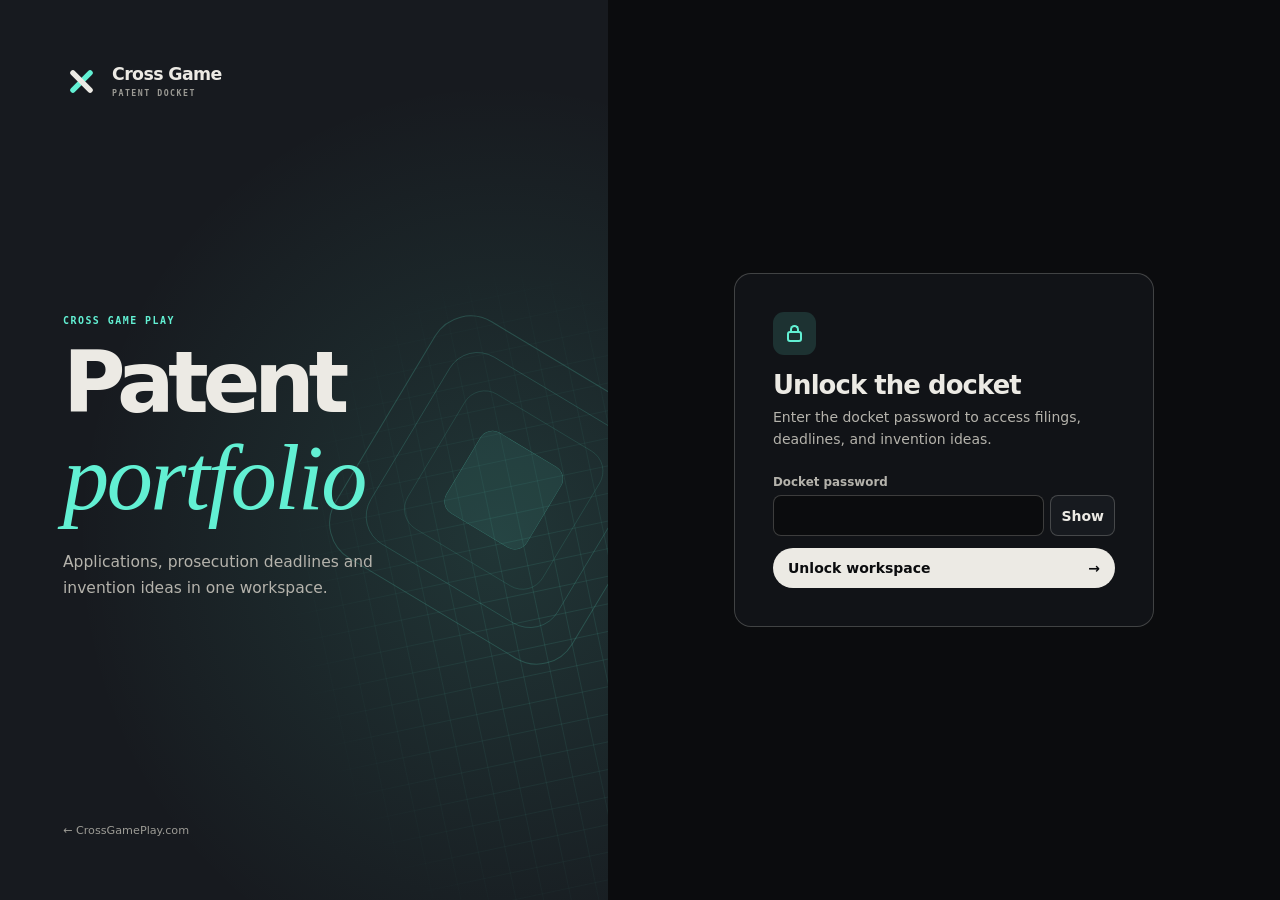
<file: dashboard/index.html>
<!doctype html>
<html lang="en">
<head>
  <meta charset="utf-8">
  <meta name="viewport" content="width=device-width, initial-scale=1">
  <meta name="robots" content="noindex, nofollow">
  <meta name="referrer" content="no-referrer">
  <meta name="theme-color" content="#0B0C0E">
  <meta name="color-scheme" content="dark">
  <meta http-equiv="Content-Security-Policy" content="default-src 'none'; script-src 'self'; style-src 'self' https://fonts.googleapis.com; font-src https://fonts.gstatic.com; connect-src https://cross-game-patent-docket.buzmythic.chatgpt.site; form-action 'none'; base-uri 'none'; object-src 'none'">
  <title>Patent Dashboard — Cross Game Play</title>
  <link rel="stylesheet" href="https://fonts.googleapis.com/css2?family=Geist:wght@300..800&amp;family=Geist+Mono:wght@400;500&amp;family=Instrument+Serif:ital@1&amp;display=swap">
  <link rel="stylesheet" href="/dashboard/dashboard.css">
  <script src="/dashboard/website.js?v=f1ed85b84492" defer></script>
  <script src="/dashboard/dashboard.js?v=7c46fb916a6a" defer></script>
</head>
<body class="login-page">
  <main class="login-layout" id="website-lock">
    <section class="login-intro">
      <div class="brand lock-brand"><span class="brand-mark" aria-hidden="true"><svg viewBox="0 0 40 40"><rect class="mark-a" x="16" y="-2" width="8" height="44" rx="4" transform="rotate(45 20 20)"/><rect class="mark-b" x="16" y="-2" width="8" height="44" rx="4" transform="rotate(-45 20 20)"/></svg></span><span>Cross Game<span class="brand-caption">PATENT DOCKET</span></span></div>
      <div class="login-copy"><span class="eyebrow">CROSS GAME PLAY</span><h1>Patent<br><em>portfolio</em></h1><p>Applications, prosecution deadlines and invention ideas in one workspace.</p></div>
      <div class="technical-pattern" aria-hidden="true"><i></i><i></i><i></i><i></i></div>
      <div class="login-footer"><a class="website-back" href="/">← CrossGamePlay.com</a></div>
    </section>
    <section class="login-panel">
      <div class="unlock-form"><form id="unlock-form" hidden>
        <span class="lock-symbol" aria-hidden="true"><i></i></span>
        <h2>Unlock the docket</h2>
        <p>Enter the docket password to access filings, deadlines, and invention ideas.</p>
        <label for="password">Docket password</label>
        <div class="password-field"><input id="password" type="password" autocomplete="current-password" required maxlength="256"><button id="show-password" class="password-toggle" type="button" aria-pressed="false">Show</button></div>
        <p id="login-error" class="error-message" role="alert" hidden></p>
        <button class="button primary unlock-button" type="submit">Unlock workspace <span aria-hidden="true">→</span></button>
      </form><noscript><p>Enable JavaScript to open the docket.</p></noscript></div>
    </section>
  </main>
  <div class="app-shell" id="website-dashboard" hidden>
    <aside class="sidebar">
      <a class="brand" href="#overview" aria-label="Cross Game Patent Docket overview"><span class="brand-mark" aria-hidden="true"><svg viewBox="0 0 40 40"><rect class="mark-a" x="16" y="-2" width="8" height="44" rx="4" transform="rotate(45 20 20)"/><rect class="mark-b" x="16" y="-2" width="8" height="44" rx="4" transform="rotate(-45 20 20)"/></svg></span><span>Cross Game<span class="brand-caption">PATENT DOCKET</span></span></a>
      <div class="nav-content">
        <span class="nav-label">WORKSPACE</span>
        <nav aria-label="Workspace navigation">
          <a data-tab="overview" href="#overview"><span class="nav-icon" aria-hidden="true">◫</span><span>Overview</span></a>
          <a data-tab="register" href="#register"><span class="nav-icon" aria-hidden="true">▤</span><span>Patent register</span></a>
          <a data-tab="deadlines" href="#deadlines"><span class="nav-icon" aria-hidden="true">◷</span><span>Deadlines</span></a>
          <a data-tab="ideas" href="#ideas"><span class="nav-icon" aria-hidden="true">◇</span><span>Idea lab</span></a>
        </nav>
      </div>
      <div class="sidebar-footer"><a class="website-back" href="/">← CrossGamePlay.com</a>
        <span class="private-status"><span class="status-light"></span>Private workspace</span>
        <button class="lock-button" data-action="logout" type="button" aria-label="Lock docket"><span class="nav-icon" aria-hidden="true">⇥</span><span>Lock docket</span></button>
      </div>
    </aside>
    <main class="workspace" id="main">
      <header class="topbar"><div class="breadcrumb"><span>Workspace</span><span class="breadcrumb-slash">/</span><strong id="section-name">Overview</strong></div><div class="topbar-actions"><button class="button secondary find-button" data-action="search" type="button"><span aria-hidden="true">⌕</span> Find a record <kbd>/</kbd></button><button id="top-create" class="button primary" data-action="new-filing" type="button"><span aria-hidden="true">＋</span> Add filing</button></div></header>
      <div id="content" class="content"><div class="loading-panel" role="status">Loading your docket…</div></div>
    </main>
  </div>
  <dialog class="editor" id="record-editor" aria-labelledby="editor-title">
    <form id="record-form" method="post" novalidate>
      <header class="editor-header"><div><p class="eyebrow" id="editor-kind"></p><h2 id="editor-title"></h2><p id="editor-meta" class="editor-meta" hidden></p></div><button class="icon-button" data-action="close" type="button" aria-label="Close editor">×</button></header>
      <div id="editor-body" class="editor-body"></div>
      <footer class="editor-footer"><p id="editor-error" class="error-message" role="alert" hidden></p><div class="editor-actions"><button class="button secondary" data-action="close" type="button">Cancel</button><button id="save-record" class="button primary" type="submit">Save record</button></div></footer>
    </form>
  </dialog>
  <div id="toast" class="toast" role="status" hidden></div>
</body>
</html>
</file>
<file: styles.css>
/* Cross Game Play — investor site
   Direction: "living patent filing" — editorial dark, mono metadata, one signal accent. */
:root{
  --ink:#0B0C0E; --ink-2:#111317; --ink-3:#171A1F;
  --paper:#ECEAE4; --muted:#9C9B95; --dim:#5E5E5A;
  --line:rgba(236,234,228,.12); --line-2:rgba(236,234,228,.22);
  --signal:#62F0D3; --signal-dim:rgba(98,240,211,.14);
  --seal:#E9B04B; --warn:#F2A65A; --deny:#FF6B5B;
  --sans:"Geist",ui-sans-serif,system-ui,-apple-system,"Segoe UI",sans-serif;
  --serif:"Instrument Serif",ui-serif,Georgia,serif;
  --mono:"Geist Mono",ui-monospace,"SFMono-Regular",Consolas,monospace;
  --wrap:min(1240px,calc(100vw - 48px));
  --ease:cubic-bezier(.2,.7,.1,1);
}
*,*::before,*::after{box-sizing:border-box}
html{scroll-behavior:smooth;-webkit-text-size-adjust:100%}
body{margin:0;background:var(--ink);color:var(--paper);font-family:var(--sans);font-size:17px;line-height:1.6;font-weight:350;-webkit-font-smoothing:antialiased;overflow-x:hidden}
img,svg{display:block;max-width:100%}
a{color:inherit}
em{font-family:var(--serif);font-style:italic;font-weight:400;letter-spacing:0}
p{margin:0 0 1em;text-wrap:pretty}
h1,h2,h3{margin:0;font-weight:500;text-wrap:balance}
.mono{font-family:var(--mono);font-size:12px;letter-spacing:.08em;text-transform:uppercase;font-weight:400}
.wrap{width:var(--wrap);margin-inline:auto}
:focus-visible{outline:2px solid var(--signal);outline-offset:3px;border-radius:4px}
.skip{position:absolute;left:-9999px;top:8px;z-index:100;background:var(--signal);color:var(--ink);padding:10px 14px;border-radius:6px;font-weight:600}
.skip:focus{left:12px}
::selection{background:var(--signal);color:var(--ink)}

/* grain */
body::after{content:"";position:fixed;inset:0;pointer-events:none;z-index:90;opacity:.05;mix-blend-mode:overlay;
  background-image:url("data:image/svg+xml,%3Csvg xmlns='http://www.w3.org/2000/svg' width='160' height='160'%3E%3Cfilter id='n'%3E%3CfeTurbulence type='fractalNoise' baseFrequency='.85' numOctaves='3' stitchTiles='stitch'/%3E%3C/filter%3E%3Crect width='100%25' height='100%25' filter='url(%23n)'/%3E%3C/svg%3E")}

.progress{position:fixed;top:0;left:0;right:0;height:2px;z-index:60}
.progress span{display:block;height:100%;width:100%;background:var(--signal);transform-origin:0 50%;transform:scaleX(0)}

/* ---------- type ---------- */
.display{font-size:clamp(52px,9.2vw,150px);line-height:.9;letter-spacing:-.045em;font-weight:500}
.display em{letter-spacing:-.02em;color:var(--signal)}
.h2{font-size:clamp(36px,5.4vw,80px);line-height:.98;letter-spacing:-.035em;max-width:16ch}
.h2 em{color:var(--paper);opacity:.72}
.h3{font-size:21px;line-height:1.25;letter-spacing:-.01em;margin-bottom:.5em}
.h3.big{font-size:clamp(24px,2.6vw,36px);letter-spacing:-.02em;line-height:1.12;max-width:26ch}
.fig{color:var(--signal);margin-bottom:22px;display:flex;align-items:center;gap:12px}
.fig::before{content:"";width:28px;height:1px;background:currentColor}
.note{color:var(--dim);margin-top:28px;font-size:11px;line-height:1.6;text-transform:none;letter-spacing:.02em}
.cite{color:var(--signal);text-decoration:none;font-family:var(--mono);font-size:.7em;vertical-align:super;margin-left:2px}
.cite:hover{text-decoration:underline}
.small{font-size:11px;color:var(--muted)}

/* ---------- buttons ---------- */
.btn{display:inline-flex;align-items:center;gap:10px;min-height:48px;padding:0 22px;border-radius:999px;background:var(--paper);color:var(--ink);text-decoration:none;font-weight:500;font-size:15px;letter-spacing:-.005em;border:1px solid var(--paper);transition:background .3s var(--ease),color .3s var(--ease),transform .3s var(--ease)}
.btn span{transition:transform .3s var(--ease)}
.btn:hover{background:var(--signal);border-color:var(--signal)}
.btn:hover span{transform:translateX(3px)}
.btn-ghost{background:transparent;color:var(--paper);border-color:var(--line-2)}
.btn-ghost:hover{background:transparent;color:var(--signal);border-color:var(--signal)}
.btn-sm{min-height:40px;padding:0 16px;font-size:14px}
.btn-lg{min-height:60px;padding:0 30px;font-size:17px}

/* ---------- nav ---------- */
.nav{position:fixed;top:0;left:0;right:0;z-index:50;display:flex;align-items:center;gap:28px;padding:16px max(24px,calc((100vw - 1240px)/2));transition:background .4s,border-color .4s,backdrop-filter .4s;border-bottom:1px solid transparent}
.nav.scrolled{background:rgba(11,12,14,.78);backdrop-filter:saturate(140%) blur(12px);-webkit-backdrop-filter:saturate(140%) blur(12px);border-color:var(--line)}
.brand{display:flex;align-items:center;gap:11px;text-decoration:none;font-weight:550;letter-spacing:-.01em;font-size:16px;margin-right:auto}
.mark{width:26px;height:26px;overflow:visible}
.mark-a{fill:var(--signal)}
.mark-b{fill:var(--paper)}
.brand:hover .mark{transform:rotate(90deg);transition:transform .6s var(--ease)}
.mark{transition:transform .6s var(--ease)}
.nav-links{display:flex;gap:4px;list-style:none;margin:0;padding:0}
.nav-links a{display:block;padding:10px 12px;text-decoration:none;font-size:14px;color:var(--muted);border-radius:8px;transition:color .2s}
.nav-links a:hover,.nav-links a.active{color:var(--paper)}
.nav-links a.active{color:var(--signal)}
.menu{display:none;width:44px;height:44px;border:1px solid var(--line-2);background:transparent;border-radius:50%;cursor:pointer;position:relative}
.menu span{position:absolute;left:13px;right:13px;height:1.5px;background:var(--paper);transition:transform .3s}
.menu span:first-child{top:17px}.menu span:last-child{top:25px}
.menu[aria-expanded="true"] span:first-child{transform:translateY(4px) rotate(45deg)}
.menu[aria-expanded="true"] span:last-child{transform:translateY(-4px) rotate(-45deg)}
.mobile-menu{position:fixed;inset:0;z-index:45;background:var(--ink);padding:110px 28px 40px;display:flex;flex-direction:column;gap:6px;overflow-y:auto}
.mobile-menu[hidden]{display:none}
.mobile-menu a{font-size:36px;letter-spacing:-.03em;text-decoration:none;padding:8px 0;border-bottom:1px solid var(--line)}

/* ---------- hero ---------- */
.hero{position:relative;min-height:100svh;display:flex;flex-direction:column;justify-content:flex-end;padding:120px 0 28px;overflow:hidden;isolation:isolate}
.hero::before{content:"";position:absolute;inset:0;z-index:-2;background:
  radial-gradient(60% 55% at 70% 45%,rgba(98,240,211,.09),transparent 70%),
  linear-gradient(var(--line) 1px,transparent 1px) 0 0/100% 80px;mask-image:linear-gradient(180deg,transparent,#000 30%,#000 70%,transparent)}
.hero-canvas{position:absolute;inset:0;width:100%;height:100%;z-index:-1}
.hero-grid{width:var(--wrap);margin:0 auto;display:grid;grid-template-columns:minmax(0,1.25fr) minmax(0,.75fr);gap:40px;align-items:end}
.eyebrow{display:inline-flex;align-items:center;gap:10px;color:var(--seal);margin-bottom:28px;padding:8px 12px;border:1px solid rgba(233,176,75,.35);border-radius:999px;background:rgba(233,176,75,.06)}
.dot{width:6px;height:6px;border-radius:50%;background:var(--seal);box-shadow:0 0 0 0 rgba(233,176,75,.6);animation:pulse 2.4s infinite}
@keyframes pulse{70%{box-shadow:0 0 0 8px rgba(233,176,75,0)}100%{box-shadow:0 0 0 0 rgba(233,176,75,0)}}
.hero h1 .line{display:block;overflow:hidden;padding-bottom:.06em}
.hero h1 .line>span{display:inline-block;transform:translateY(105%);animation:rise 1.1s var(--ease) forwards}
.hero h1 .line:nth-child(2)>span{animation-delay:.12s}
.hero h1 .line:nth-child(3)>span{animation-delay:.24s}
@keyframes rise{to{transform:none}}
.lede{max-width:52ch;color:#C9C7C0;font-size:18px;margin:30px 0 32px;opacity:0;animation:fade 1s .6s var(--ease) forwards}
.cta-row{display:flex;flex-wrap:wrap;gap:12px;opacity:0;animation:fade 1s .75s var(--ease) forwards}
@keyframes fade{from{opacity:0;transform:translateY(12px)}to{opacity:1;transform:none}}
.readout{justify-self:end;width:min(310px,100%);border:1px solid var(--line-2);border-radius:14px;background:rgba(11,12,14,.55);backdrop-filter:blur(6px);-webkit-backdrop-filter:blur(6px);padding:16px 18px;font-size:11px;opacity:0;animation:fade 1s 1s var(--ease) forwards}
.readout-head{display:flex;justify-content:space-between;align-items:center;color:var(--muted);padding-bottom:12px;border-bottom:1px solid var(--line);margin-bottom:6px}
.readout-head span:first-child::before{content:"";display:inline-block;width:6px;height:6px;border-radius:50%;background:var(--signal);margin-right:8px;animation:blink 1.4s steps(2) infinite}
@keyframes blink{50%{opacity:.2}}
.tag{border:1px solid var(--line-2);padding:2px 6px;border-radius:4px;font-size:9px}
.readout dl{margin:0}
.readout dl div{display:flex;justify-content:space-between;gap:12px;padding:7px 0;border-bottom:1px dashed var(--line)}
.readout dt{color:var(--dim)}
.readout dd{margin:0;color:var(--paper);text-align:right;transition:color .3s}
.readout dd.hold{color:var(--seal)}
.readout dd.ok{color:var(--signal)}
.readout dd.flip{animation:flip .5s var(--ease)}
@keyframes flip{0%{opacity:0;transform:translateY(-4px)}100%{opacity:1;transform:none}}
.readout-foot{margin:12px 0 0;color:var(--muted);text-transform:none;letter-spacing:.01em;font-family:var(--serif);font-style:italic;font-size:16px}
.hero-meta{width:var(--wrap);margin:56px auto 0;display:flex;gap:28px;color:var(--dim);border-top:1px solid var(--line);padding-top:16px;flex-wrap:wrap}
.scroll-cue{margin-left:auto;display:flex;align-items:center;gap:10px}
.scroll-cue i{width:1px;height:22px;background:linear-gradient(var(--signal),transparent);animation:cue 1.8s infinite}
@keyframes cue{0%{transform:scaleY(0);transform-origin:top}50%{transform:scaleY(1);transform-origin:top}51%{transform-origin:bottom}100%{transform:scaleY(0);transform-origin:bottom}}

/* ---------- sections ---------- */
.section{padding:clamp(100px,14vw,180px) 0;position:relative}
.reveal{opacity:0;transform:translateY(28px);transition:opacity 1s var(--ease),transform 1s var(--ease)}
.reveal.in{opacity:1;transform:none}

/* vision */
.vision .h2{max-width:14ch}
.gardens{position:relative;display:grid;grid-template-columns:repeat(3,1fr);gap:clamp(16px,5vw,90px);margin:70px 0 80px;padding:0}
.garden-rail{position:absolute;left:0;right:0;top:50%;height:1px;background:linear-gradient(90deg,transparent,var(--line-2) 10%,var(--line-2) 90%,transparent);transform:scaleX(0);transition:transform 1.4s .8s var(--ease)}
.gardens.in .garden-rail{transform:scaleX(1);background:linear-gradient(90deg,transparent,rgba(98,240,211,.6) 10%,rgba(98,240,211,.6) 90%,transparent)}
.garden-orb{position:absolute;top:50%;left:0;width:14px;height:14px;margin:-7px 0 0 -7px;border-radius:50%;background:var(--signal);box-shadow:0 0 0 6px rgba(98,240,211,.15),0 0 30px var(--signal);z-index:2;opacity:0}
.gardens.in .garden-orb{animation:orb 5s 2.2s var(--ease) infinite}
@keyframes orb{0%{left:16%;opacity:0}8%{opacity:1}45%{left:50%}55%{left:50%}92%{opacity:1}100%{left:84%;opacity:0}}
@keyframes draw{to{stroke-dashoffset:0}}
.garden{position:relative;aspect-ratio:16/10;z-index:1;border:1px solid var(--line-2);border-radius:18px;display:grid;place-items:center;background:
  repeating-linear-gradient(135deg,transparent 0 10px,rgba(236,234,228,.035) 10px 11px),var(--ink-2);transition:border-color 1s var(--ease),box-shadow 1s var(--ease);transition-delay:calc(1.4s + var(--i)*.2s)}
.garden span{position:absolute;top:14px;left:16px;color:var(--dim)}
.garden b{width:22%;aspect-ratio:1;border-radius:50%;border:1px solid var(--line-2);background:radial-gradient(circle at 35% 30%,rgba(236,234,228,.25),transparent 60%);transition:all 1s var(--ease);transition-delay:calc(1.4s + var(--i)*.2s)}
.garden i{position:absolute;bottom:14px;right:16px;font-style:normal;font-family:var(--mono);font-size:11px;letter-spacing:.08em;text-transform:uppercase;color:var(--deny);transition:color .6s;transition-delay:calc(1.4s + var(--i)*.2s)}
.gardens.in .garden{border-color:rgba(98,240,211,.5);box-shadow:0 0 60px -20px rgba(98,240,211,.4)}
.gardens.in .garden b{border-color:var(--signal);background:radial-gradient(circle at 35% 30%,rgba(98,240,211,.6),rgba(98,240,211,.05) 65%)}
.gardens.in .garden i{color:var(--signal)}
.gardens.in .garden i::after{content:" → Portable"}
.gardens.in .garden i{font-size:0}
.gardens.in .garden i::after{font-size:11px}
.cols{display:grid;grid-template-columns:repeat(3,1fr);gap:40px;border-top:1px solid var(--line);padding-top:40px}
.cols p{color:var(--muted)}
.cols>div:nth-child(2){transition-delay:.1s}.cols>div:nth-child(3){transition-delay:.2s}
.vision-statement{margin:120px 0 0;padding:0;max-width:1000px}
.statement{font-family:var(--serif);font-size:clamp(30px,3.8vw,54px);line-height:1.1;letter-spacing:-.015em}

/* ---------- system (sticky) ---------- */
.system{height:520vh;position:relative}
.stack-sec{height:320vh;position:relative}
.moat{height:420vh;position:relative}
.sticky{position:sticky;top:0;height:100vh;height:100svh;display:flex;align-items:center;overflow:hidden}
.system-grid{display:grid;grid-template-columns:minmax(0,.8fr) minmax(0,1.2fr);gap:60px;align-items:center}
.system .h2{font-size:clamp(34px,4.2vw,62px);margin-bottom:34px}
.steps{list-style:none;margin:0;padding:0;counter-reset:s}
.steps li{display:flex;gap:18px;padding:14px 0;border-top:1px solid var(--line);opacity:.32;transition:opacity .5s var(--ease)}
.steps li span{color:var(--dim);padding-top:3px;transition:color .4s}
.steps li b{display:block;font-weight:500;font-size:18px;letter-spacing:-.01em}
.steps li p{margin:0;max-height:0;overflow:hidden;color:var(--muted);font-size:15px;transition:max-height .6s var(--ease),margin .6s var(--ease)}
.steps li.on{opacity:1}
.steps li.on span{color:var(--signal)}
.steps li.on p{max-height:90px;margin-top:6px}
.steps li.done{opacity:.6}
.diagram{margin:0;border:1px solid var(--line);border-radius:18px;background:var(--ink-2);padding:16px;position:relative}
.arch{width:100%;height:auto}
.gridline{stroke:rgba(236,234,228,.05);stroke-width:1}
.link{fill:none;stroke:var(--line-2);stroke-width:1.5;transition:stroke .4s}
.link.ret{stroke-dasharray:4 6}
.link.hot{stroke:var(--signal)}
.node rect,.node ellipse,.node path{fill:var(--ink-3);stroke:var(--line-2);stroke-width:1.5;transition:fill .4s,stroke .4s}
.node .inner{fill:none}
.node text{fill:var(--muted);font-family:var(--sans);font-size:16px;font-weight:500;transition:fill .4s}
.node text.sub{font-family:var(--mono);font-size:10px;letter-spacing:.1em;fill:var(--dim)}
.node.hot rect,.node.hot ellipse,.node.hot path{stroke:var(--signal);fill:rgba(98,240,211,.08)}
.node.hot .inner{fill:none}
.node.hot text{fill:var(--paper)}
.node.hot text.sub{fill:var(--signal)}
.ret-label{fill:var(--dim);font-family:var(--mono);font-size:11px;letter-spacing:.08em;text-transform:uppercase;opacity:0;transition:opacity .4s}
.ret-label.hot{opacity:1;fill:var(--signal)}
.packets circle{fill:var(--signal);filter:drop-shadow(0 0 6px var(--signal))}
.diagram figcaption{display:flex;justify-content:space-between;gap:12px;color:var(--dim);padding:10px 6px 2px;font-size:11px}
.step-count{color:var(--signal)}

/* ---------- trust stack ---------- */
.stack-grid{display:grid;grid-template-columns:minmax(0,1fr) minmax(0,1fr);gap:60px;align-items:center}
.stack-copy .h2{font-size:clamp(34px,4.2vw,62px);margin-bottom:28px;max-width:15ch}
.stack-copy>p{color:var(--muted);max-width:48ch}
.outcomes{min-width:0;max-width:100%;margin-top:34px;display:flex;align-items:center;gap:16px;border:1px solid var(--line);border-radius:999px;padding:6px 6px 6px 18px;overflow:hidden}
.outcomes .lbl{color:var(--dim);white-space:nowrap}
.ticker{overflow:hidden;flex:1;min-width:0;mask-image:linear-gradient(90deg,transparent,#000 12%,#000 88%,transparent)}
.ticker-track{display:flex;gap:10px;width:max-content;animation:tick 16s linear infinite}
.ticker-track span{padding:7px 12px;border-radius:999px;background:var(--ink-3);color:var(--muted)}
.ticker-track .ok{color:var(--signal)}.ticker-track .warn{color:var(--warn)}.ticker-track .deny{color:var(--deny)}
@keyframes tick{to{transform:translateX(-50%)}}
.stack{position:relative;height:min(560px,70vh);perspective:1400px;display:grid;place-items:center}
.slab{position:absolute;width:min(440px,90%);height:120px;transform-style:preserve-3d;
  --sep:0;transform:translateY(calc((2 - var(--l)) * (14px + var(--sep) * 74px))) rotateX(54deg) rotateZ(-16deg);transition:transform .2s linear}
.slab-face{position:absolute;inset:0;border-radius:16px;border:1px solid var(--line-2);background:linear-gradient(135deg,rgba(23,26,31,.96),rgba(17,19,23,.92));display:grid;grid-template-columns:1fr auto;grid-template-rows:auto 1fr;padding:16px 20px;box-shadow:0 30px 60px -30px rgba(0,0,0,.8);transition:border-color .4s,background .4s}
.slab .q{font-family:var(--serif);font-style:italic;font-size:22px;line-height:1.1;grid-column:1}
.slab .name{grid-column:1;align-self:end;font-family:var(--mono);font-size:11px;letter-spacing:.08em;text-transform:uppercase;color:var(--muted)}
.slab .st{grid-column:2;grid-row:1/3;align-self:start;padding:4px 8px;border-radius:4px;font-size:10px;border:1px solid}
.st.granted{color:var(--seal);border-color:rgba(233,176,75,.5)}
.st.pub{color:var(--signal);border-color:rgba(98,240,211,.45)}
.st.filed{color:var(--paper);border-color:var(--line-2)}
.slab.base .slab-face{border-color:rgba(233,176,75,.55);background:linear-gradient(135deg,rgba(40,33,20,.96),rgba(20,18,14,.94))}
.slab.lit .slab-face{border-color:var(--signal)}

/* ---------- portfolio ---------- */
.portfolio-head{display:flex;justify-content:space-between;align-items:end;gap:40px;flex-wrap:wrap;margin-bottom:60px}
.tally{display:grid;grid-template-columns:repeat(5,auto);gap:0;border:1px solid var(--line);border-radius:14px;overflow:hidden}
.tally div{padding:14px 20px;border-left:1px solid var(--line);display:flex;flex-direction:column;gap:2px}
.tally div:first-child{border-left:0}
.tally b{font-family:var(--sans);font-size:34px;font-weight:450;letter-spacing:-.03em;text-transform:none;color:var(--paper)}
.tally div:first-child b{color:var(--seal)}
.tally span{color:var(--dim);font-size:10px}
.grant-note{color:var(--paper);opacity:.72;font-size:11px;line-height:1.6;letter-spacing:.02em;text-transform:none;max-width:64ch;margin:-44px 0 48px}
.announce{margin-top:18px;max-width:46ch;font-size:15px;line-height:1.55;color:var(--paper)}
.announce .mono{color:var(--seal);font-size:11px;letter-spacing:.1em;text-transform:uppercase;margin-right:8px}
.announce a{color:var(--seal);text-underline-offset:3px}
.spotlight{display:grid;grid-template-columns:auto 1fr;gap:clamp(30px,5vw,70px);align-items:center;padding:clamp(28px,4vw,56px);border:1px solid rgba(233,176,75,.3);border-radius:22px;background:
  radial-gradient(80% 120% at 0% 0%,rgba(233,176,75,.08),transparent 60%),var(--ink-2);margin-bottom:60px}
.seal{position:relative;width:clamp(150px,18vw,220px);aspect-ratio:1}
.seal svg{width:100%;height:100%;animation:spin 40s linear infinite}
.seal text{fill:var(--seal);font-family:var(--mono);font-size:10.5px}
.seal::before{content:"";position:absolute;inset:22%;border-radius:50%;border:1px solid rgba(233,176,75,.5);background:radial-gradient(circle at 35% 30%,rgba(233,176,75,.25),rgba(233,176,75,.02) 70%)}
.seal-core{position:absolute;inset:0;display:grid;place-items:center;font-family:var(--serif);font-style:italic;font-size:clamp(36px,4vw,54px);color:var(--seal)}
@keyframes spin{to{transform:rotate(360deg)}}
.kicker{color:var(--seal);margin-bottom:14px}
.claim{font-family:var(--serif);font-size:clamp(19px,1.7vw,24px);line-height:1.35;color:#D6D3CB;margin:22px 0 26px;max-width:60ch}
.claim .mono{font-size:11px;color:var(--dim);display:block;margin-bottom:6px;font-family:var(--mono)}
.claim mark{background:linear-gradient(transparent 62%,rgba(98,240,211,.28) 62%) no-repeat;background-size:0% 100%;color:inherit;transition:background-size 1.6s .5s var(--ease)}
.spotlight.in .claim mark{background-size:100% 100%}
.facts{display:grid;grid-template-columns:repeat(4,auto);justify-content:start;gap:0;margin:0}
.facts div{padding-right:28px;margin-right:28px;border-right:1px solid var(--line)}
.facts div:last-child{border:0}
.facts dt{color:var(--dim);font-size:10px}
.facts dd{margin:4px 0 0;font-size:18px;color:var(--paper);font-family:var(--sans);text-transform:none;letter-spacing:-.01em}
.tree{margin:0 0 50px;border:1px solid var(--line);border-radius:18px;padding:clamp(14px,2vw,28px);background:var(--ink-2)}
.tree-svg{width:100%;height:auto}
.tl{fill:none;stroke:var(--line-2);stroke-width:1.5;stroke-dasharray:900;stroke-dashoffset:900}
.tree.in .tl{animation:draw 1.8s .3s var(--ease) forwards}
.tn rect{fill:var(--ink-3);stroke:var(--line-2);stroke-width:1.5}
.tn text{fill:var(--paper);font-family:var(--sans);font-size:17px;font-weight:500}
.tn text.s{fill:var(--dim);font-family:var(--mono);font-size:12px;font-weight:400;letter-spacing:.05em}
.tn.granted rect{stroke:var(--seal);fill:rgba(233,176,75,.1)}
.tn.granted text{fill:var(--seal);font-family:var(--mono);font-size:16px}
.tn.pub rect{stroke:rgba(98,240,211,.55)}
.tn{opacity:0;transition:opacity .8s var(--ease)}
.tree.in .tn{opacity:1}
.tree.in .tn:nth-of-type(2){transition-delay:.6s}.tree.in .tn:nth-of-type(3){transition-delay:.7s}.tree.in .tn:nth-of-type(4){transition-delay:.8s}.tree.in .tn:nth-of-type(5){transition-delay:.9s}.tree.in .tn:nth-of-type(6){transition-delay:1s}.tree.in .tn:nth-of-type(7){transition-delay:1.3s}
.filters{display:flex;flex-wrap:wrap;gap:8px;margin-bottom:18px}
.chip{min-height:44px;padding:0 16px;border-radius:999px;border:1px solid var(--line-2);background:transparent;color:var(--muted);font-family:var(--mono);font-size:12px;letter-spacing:.06em;text-transform:uppercase;cursor:pointer;transition:all .25s}
.chip span{color:var(--dim);margin-left:6px}
.chip:hover{color:var(--paper);border-color:var(--paper)}
.chip.is-on{background:var(--paper);color:var(--ink);border-color:var(--paper)}
.chip.is-on span{color:var(--ink);opacity:.6}
.ledger{list-style:none;margin:0;padding:0;border-top:1px solid var(--line)}
.ledger li{display:grid;grid-template-columns:100px 1fr 290px 110px;gap:24px;align-items:baseline;padding:20px 4px;border-bottom:1px solid var(--line);transition:background .25s,opacity .4s var(--ease),transform .4s var(--ease)}
.ledger li:hover{background:rgba(236,234,228,.025)}
.ledger li.enter{opacity:0;transform:translateY(10px)}
.ledger .m{font-family:var(--mono);font-size:12px;color:var(--dim);letter-spacing:.06em}
.ledger .t b{display:block;font-weight:500;font-size:17px;letter-spacing:-.01em;line-height:1.3}
.ledger .t span{display:block;color:var(--muted);font-size:14px;margin-top:4px}
.ledger .num{font-family:var(--mono);font-size:12px;color:var(--paper);letter-spacing:.03em}
.ledger .num a{color:var(--paper);text-decoration:none;border-bottom:1px solid var(--line-2)}
.ledger .num a:hover{color:var(--signal);border-color:var(--signal)}
.ledger .num small{display:block;color:var(--dim);font-size:11px;margin-top:3px}
.badge{justify-self:end;font-family:var(--mono);font-size:10px;letter-spacing:.08em;text-transform:uppercase;padding:5px 9px;border-radius:4px;border:1px solid}
.badge.granted{color:var(--seal);border-color:rgba(233,176,75,.5)}
.badge.allowed{color:var(--seal);border-color:rgba(233,176,75,.5);border-style:dashed}
.badge.pub{color:var(--signal);border-color:rgba(98,240,211,.45)}
.badge.filed{color:var(--paper);border-color:var(--line-2)}
.pipeline{margin-top:50px;padding:28px 30px;border:1px dashed var(--line-2);border-radius:16px;display:grid;grid-template-columns:200px 1fr;gap:20px;align-items:baseline}
.pipeline .fig{margin:0}
.pipeline p:last-child{margin:0;color:var(--muted);max-width:70ch}

/* ---------- market ---------- */
.market-figure{display:grid;grid-template-columns:auto 1fr;gap:clamp(30px,6vw,90px);align-items:end;margin:60px 0 90px;padding-bottom:50px;border-bottom:1px solid var(--line)}
.mf-num{display:flex;flex-direction:column;gap:8px}
.mf-num .mono{color:var(--dim);font-size:11px}
.mf-num b{font-size:clamp(70px,10vw,150px);font-weight:400;letter-spacing:-.05em;line-height:.85;color:var(--paper)}
.mf-text{color:#C9C7C0;font-size:19px;max-width:52ch;margin:0}
.timeline{list-style:none;margin:0;padding:0;display:grid;grid-template-columns:repeat(4,1fr);position:relative}
.timeline::before{content:"";position:absolute;left:0;right:0;top:7px;height:1px;background:var(--line-2)}
.timeline li{position:relative;padding:36px 28px 0 0}
.timeline li::before{content:"";position:absolute;top:0;left:0;width:15px;height:15px;border-radius:50%;background:var(--ink);border:1.5px solid var(--muted)}
.timeline li.us::before{border-color:var(--seal);background:var(--seal);box-shadow:0 0 0 6px rgba(233,176,75,.12)}
.timeline li:nth-child(2){transition-delay:.12s}.timeline li:nth-child(3){transition-delay:.24s}.timeline li:nth-child(4){transition-delay:.36s}
.timeline time{color:var(--signal);display:block;margin-bottom:10px}
.timeline li.us time{color:var(--seal)}
.timeline h3{font-size:20px;letter-spacing:-.015em;line-height:1.2;margin-bottom:10px}
.timeline p{color:var(--muted);font-size:15px}

/* ---------- moat ---------- */
.moat-grid{display:grid;grid-template-columns:minmax(0,.9fr) minmax(0,1.1fr);gap:60px;align-items:center}
.moat .h2{font-size:clamp(38px,5vw,74px);margin-bottom:28px;max-width:12ch}
.moat .h2 em{color:var(--signal);opacity:1}
.moat-copy>p{color:var(--muted);max-width:44ch}
.pull{font-size:clamp(22px,2.2vw,30px)!important;color:var(--paper)!important;line-height:1.2;letter-spacing:-.02em;margin-top:30px;padding-top:24px;border-top:1px solid var(--line)}
.pull em{color:var(--signal)}
.erosion{position:relative;min-height:520px}
.moats{list-style:none;margin:0;padding:0;transition:opacity .8s var(--ease)}
.erosion.done .moats{opacity:.08}
.moats li{display:flex;align-items:baseline;justify-content:space-between;gap:20px;border-bottom:1px solid var(--line);padding:6px 0}
.moats .w{font-size:clamp(46px,6.4vw,96px);letter-spacing:-.045em;line-height:1.02;font-weight:500;display:inline-flex}
.moats .w span{display:inline-block;will-change:transform,opacity,filter}
.moats .why{color:var(--dim);text-align:right;transition:color .3s,opacity .5s}
.moats li.gone .why{color:var(--deny)}
.moats li.gone .why::before{content:"✕ "}
.remains{position:absolute;left:0;right:0;top:50%;margin-top:-170px;padding:30px;border:1px solid rgba(233,176,75,.45);border-radius:20px;background:radial-gradient(90% 120% at 100% 0%,rgba(233,176,75,.12),transparent 60%),var(--ink-2);opacity:0;transform:translateY(30px) scale(.98);transition:opacity .8s var(--ease),transform .8s var(--ease);pointer-events:none}
.remains.on{opacity:1;transform:none;pointer-events:auto}
.remains .mono{color:var(--seal)}
.remains-title{font-size:clamp(34px,4vw,56px);letter-spacing:-.035em;line-height:1;margin:10px 0 18px!important}
.remains-quote{font-family:var(--serif);font-size:20px;line-height:1.35;color:#D6D3CB}
.remains .src{color:var(--dim)!important;font-size:10px;margin-bottom:18px}
.remains-facts{display:flex;gap:40px;margin:0;border-top:1px solid var(--line);padding-top:14px}
.remains-facts dt{color:var(--dim);font-size:10px}
.remains-facts dd{margin:4px 0 0;font-size:22px;color:var(--seal);font-family:var(--sans);letter-spacing:-.01em}
.moat-after{padding-top:60px}
.moat-after-grid{display:grid;grid-template-columns:1.2fr .8fr;gap:60px;align-items:end;border-top:1px solid var(--line);padding-top:60px}
.big-quote{font-family:var(--serif);font-size:clamp(34px,4.4vw,64px);line-height:1.04;letter-spacing:-.015em;margin:0}
.big-quote em{color:var(--signal)}
.moat-after-grid div p{color:var(--muted);margin:0}

/* ---------- AI ---------- */
.ai{border-top:1px solid var(--line);background:radial-gradient(50% 40% at 85% 10%,rgba(98,240,211,.06),transparent 70%)}
.ai-head{display:grid;grid-template-columns:minmax(0,1.1fr) minmax(0,.9fr);gap:60px;align-items:end;margin-bottom:70px}
.ai-head .h2{max-width:15ch}
.ai-intro{color:#C9C7C0;font-size:18px;margin:0;max-width:54ch}
.recon{margin:0 0 100px;border:1px solid var(--line-2);border-radius:22px;background:var(--ink-2);padding:clamp(20px,3vw,36px);position:relative;overflow:hidden}
.recon::before{content:"";position:absolute;inset:0;background:linear-gradient(var(--line) 1px,transparent 1px) 0 0/100% 40px;opacity:.35;pointer-events:none;mask-image:radial-gradient(80% 80% at 50% 50%,#000,transparent)}
.recon-top{position:relative;display:flex;justify-content:space-between;align-items:center;gap:20px;flex-wrap:wrap;margin-bottom:30px}
.recon-label{color:var(--dim);margin:0}
.recon-toggle{display:inline-flex;border:1px solid var(--line-2);border-radius:999px;padding:4px;gap:4px}
.recon-toggle button{min-height:40px;padding:0 16px;border-radius:999px;border:0;background:transparent;color:var(--muted);font-family:var(--mono);font-size:11px;letter-spacing:.08em;text-transform:uppercase;cursor:pointer;transition:background .3s,color .3s}
.recon-toggle button:hover{color:var(--paper)}
.recon-toggle button[aria-checked="true"]{background:var(--paper);color:var(--ink)}
.recon-toggle button[data-mode="laundered"][aria-checked="true"]{background:var(--warn)}
.recon-stage{position:relative;display:grid;grid-template-columns:minmax(0,1fr) 90px minmax(0,1fr) 90px minmax(0,1.15fr);align-items:start;gap:0 10px}
.recon-col p{color:var(--muted);font-size:14px;margin:14px 0 0;max-width:30ch}
.step-n{color:var(--signal);display:block;margin-bottom:12px;font-size:11px}
.recon-art{aspect-ratio:1;border:1px solid var(--line);border-radius:16px;background:radial-gradient(circle at 50% 40%,rgba(236,234,228,.05),transparent 70%),var(--ink-3);display:grid;place-items:center;position:relative}
.recon-art canvas{width:86%;height:86%}
.recon-art.out::after{content:"PROVENANCE ✓";position:absolute;top:10px;right:10px;font-family:var(--mono);font-size:9px;letter-spacing:.1em;color:var(--signal);border:1px solid rgba(98,240,211,.5);padding:3px 6px;border-radius:4px;transition:opacity .4s}
.recon.laundered .recon-art.out::after{content:"NO PROVENANCE";color:var(--warn);border-color:rgba(242,166,90,.5)}
.recon-arrow{align-self:center;display:flex;flex-direction:column;align-items:center;gap:8px;margin-top:-30px}
.recon-arrow span{color:var(--dim);font-size:9px;white-space:nowrap}
.recon-arrow i{display:block;width:100%;height:1px;background:linear-gradient(90deg,var(--line-2),var(--signal));position:relative;overflow:hidden}
.recon-arrow i::after{content:"";position:absolute;top:-2px;left:-20%;width:20%;height:5px;border-radius:3px;background:var(--signal);box-shadow:0 0 10px var(--signal);animation:travel 2.2s linear infinite}
@keyframes travel{to{left:100%}}
.receipt{margin:0;border:1px solid var(--line-2);border-radius:14px;padding:6px 16px;font-size:11px;background:rgba(11,12,14,.5)}
.receipt div{display:flex;justify-content:space-between;gap:10px;padding:11px 0;border-bottom:1px dashed var(--line)}
.receipt div:last-child{border:0}
.receipt dt{color:var(--dim)}
.receipt dd{margin:0;color:var(--signal)}
.receipt dd.bad{color:var(--warn)}
.receipt dd.flip{animation:flip .45s var(--ease)}
.verdict{max-width:none!important;margin:16px 0 0;display:flex;align-items:center;justify-content:center;min-height:64px;border-radius:14px;border:1px solid rgba(98,240,211,.5);background:rgba(98,240,211,.08);color:var(--signal);font-size:20px;letter-spacing:.18em;transition:all .4s var(--ease)}
.recon.laundered .verdict{border-color:rgba(242,166,90,.55);background:rgba(242,166,90,.08);color:var(--warn)}
.verdict.pop span{animation:pop .5s var(--ease)}
@keyframes pop{0%{opacity:0;transform:scale(.9)}100%{opacity:1;transform:none}}
.recon-cap{position:relative;margin-top:30px;color:var(--muted);font-size:15px;max-width:80ch}
.recon-cap b{color:var(--paper);font-weight:500}
.ai-map-label{color:var(--dim);margin:0 0 18px}
.ai-rows{list-style:none;margin:0;padding:0;border-top:1px solid var(--line)}
.ai-rows li{display:grid;grid-template-columns:70px minmax(0,1fr) minmax(0,380px);gap:30px;align-items:center;padding:28px 0;border-bottom:1px solid var(--line);position:relative}
.ai-rows li::before{content:"";position:absolute;left:0;top:-1px;height:1px;width:100%;background:var(--signal);transform:scaleX(0);transform-origin:0;transition:transform .6s var(--ease)}
.ai-rows li:hover::before{transform:scaleX(1)}
.ai-rows li:nth-child(2){transition-delay:.06s}.ai-rows li:nth-child(3){transition-delay:.12s}.ai-rows li:nth-child(4){transition-delay:.18s}.ai-rows li:nth-child(5){transition-delay:.24s}.ai-rows li:nth-child(6){transition-delay:.3s}
.ai-n{color:var(--signal);font-size:13px}
.ai-shift h3{font-size:clamp(24px,2.4vw,34px);letter-spacing:-.03em;line-height:1.05;margin-bottom:8px}
.ai-shift p{color:var(--muted);margin:0;max-width:52ch;font-size:15px}
.ai-cover{border:1px solid var(--line-2);border-radius:14px;padding:14px 18px;display:flex;flex-direction:column;gap:6px;background:var(--ink-2);transition:border-color .3s}
.ai-rows li:hover .ai-cover{border-color:rgba(98,240,211,.5)}
.ai-cover span{color:var(--paper);font-size:10px;opacity:.75}
.ai-cover b{font-weight:500;font-size:16px;line-height:1.3;letter-spacing:-.01em}
.ai-cover.granted{border-color:rgba(233,176,75,.55);background:radial-gradient(120% 140% at 0% 0%,rgba(233,176,75,.1),transparent 60%),var(--ink-2)}
.ai-cover.granted span{color:var(--seal);opacity:1}
.granted-row .ai-n{color:var(--seal)}
.ai-rows li.granted-row:hover .ai-cover{border-color:var(--seal)}
.ai-cover.pending{border-style:dashed;background:transparent}
.ai-cover.pending span{color:var(--seal);opacity:1}
.ai-cover.pending b{color:var(--muted)}
@media (max-width:900px){
  .ai-head{grid-template-columns:minmax(0,1fr);gap:24px;margin-bottom:46px}
  .recon-stage{grid-template-columns:minmax(0,1fr) minmax(0,1fr);gap:18px 14px}
  .recon-arrow{display:none}
  .gate-col{grid-column:1/-1}
  .ai-rows li{grid-template-columns:44px minmax(0,1fr);gap:14px 16px;align-items:start}
  .ai-n{padding-top:8px}
  .ai-cover{grid-column:2}
}
@media (max-width:560px){
  .recon-toggle{width:100%}
  .recon-toggle button{flex:1;padding:0 8px;font-size:10px}
  .recon-col p{font-size:13px}
}

/* ---------- value ---------- */
.lanes{list-style:none;margin:60px 0 0;padding:0;border-top:1px solid var(--line)}
.lanes li{display:grid;grid-template-columns:90px 1fr auto;gap:30px;align-items:center;padding:34px 0;border-bottom:1px solid var(--line);position:relative;overflow:hidden}
.lanes li::after{content:"";position:absolute;left:0;bottom:-1px;height:1px;width:100%;background:var(--signal);transform:scaleX(0);transform-origin:0;transition:transform 1.2s var(--ease)}
.lanes li.in::after{transform:scaleX(1)}
.lanes li:nth-child(2){transition-delay:.1s}.lanes li:nth-child(2)::after{transition-delay:.3s}
.lanes li:nth-child(3){transition-delay:.2s}.lanes li:nth-child(3)::after{transition-delay:.5s}
.lanes .n{font-size:14px;color:var(--signal);width:56px;height:56px;border:1px solid rgba(98,240,211,.4);border-radius:50%;display:grid;place-items:center}
.lanes h3{font-size:clamp(30px,3.4vw,48px);letter-spacing:-.035em;line-height:1;margin-bottom:10px}
.lanes p{color:var(--muted);margin:0;max-width:60ch}
.lane-tag{color:var(--dim);border:1px solid var(--line-2);padding:6px 10px;border-radius:4px;font-size:10px;white-space:nowrap}
.lanes li:first-child .lane-tag{color:var(--signal);border-color:rgba(98,240,211,.45)}

/* ---------- access ---------- */
.access{padding:clamp(110px,14vw,200px) 0;border-top:1px solid var(--line);position:relative;overflow:hidden;background:radial-gradient(60% 80% at 15% 100%,rgba(98,240,211,.1),transparent 70%)}
.access-grid{display:grid;grid-template-columns:1.05fr .95fr;gap:60px;align-items:start}
.access-title{font-size:clamp(48px,7.4vw,118px)}
.access-side p{color:#C9C7C0;max-width:40ch}
.access-side .btn{margin:10px 0 18px}

/* ---------- contact form ---------- */
.contact{display:grid;gap:14px;margin-top:22px}
.field-row{display:grid;grid-template-columns:minmax(0,1fr) minmax(0,1fr);gap:14px}
.field{display:flex;flex-direction:column;gap:7px}
.field .mono{font-size:10px;color:var(--muted)}
.field input,.field select,.field textarea{width:100%;min-height:48px;padding:12px 14px;border-radius:12px;border:1px solid var(--line-2);background:rgba(11,12,14,.6);color:var(--paper);font:inherit;font-size:15px;transition:border-color .2s,background .2s}
.field textarea{resize:vertical;min-height:110px;line-height:1.5}
.field select{appearance:none;background-image:linear-gradient(45deg,transparent 50%,var(--muted) 50%),linear-gradient(135deg,var(--muted) 50%,transparent 50%);background-position:calc(100% - 20px) 21px,calc(100% - 15px) 21px;background-size:5px 5px;background-repeat:no-repeat}
.field select option{background:var(--ink-2);color:var(--paper)}
.field input:focus,.field select:focus,.field textarea:focus{outline:none;border-color:var(--signal);background:rgba(98,240,211,.04)}
.field input[aria-invalid="true"],.field textarea[aria-invalid="true"]{border-color:var(--deny)}
.contact .btn{justify-self:start;margin-top:4px;cursor:pointer}
.contact .btn[disabled]{opacity:.6;cursor:progress}
.hp{position:absolute!important;left:-10000px;width:1px;height:1px;overflow:hidden}
.form-status{min-height:1.4em;margin:0;text-transform:none;letter-spacing:.01em;font-size:13px;color:var(--muted)}
.form-status.ok{color:var(--signal)}
.form-status.err{color:var(--deny)}
@media (max-width:560px){.field-row{grid-template-columns:minmax(0,1fr)}.contact .btn{width:100%;justify-content:center}}

/* ---------- footer ---------- */
.footer{border-top:1px solid var(--line);padding:60px 0 40px;color:var(--muted)}
.foot-top{display:grid;grid-template-columns:auto 1fr;gap:60px;margin-bottom:40px}
.foot-top .brand{align-self:start}
.sources{list-style:none;margin:0;padding:0;text-transform:none;letter-spacing:.01em;font-size:12px;line-height:1.7;color:var(--dim)}
.sources a{color:var(--muted)}
.sources li:target{color:var(--signal)}
.disclosures{border-top:1px solid var(--line);padding-top:24px;font-size:13px;line-height:1.65;color:var(--dim);max-width:110ch}
.disclosures b{color:var(--muted);font-weight:500}

/* ---------- responsive ---------- */
@media (max-width:1080px){
  .nav-links{display:none}
  .menu{display:block}
  .nav .btn-sm{display:none}
  .ledger li{grid-template-columns:90px 1fr 120px;}
  .ledger .num{grid-column:2;grid-row:2}
  .ledger .badge{grid-column:3;grid-row:1}
}
@media (max-width:900px){
  body{font-size:16px}
  .hero{padding-top:calc(112px + 36vh)}
  .hero-grid{grid-template-columns:minmax(0,1fr);gap:28px}
  .readout{justify-self:start;width:100%;max-width:420px}
  .cols{grid-template-columns:1fr;gap:28px}
  .gardens{gap:14px;margin:50px 0 60px}
  .system,.stack-sec,.moat{height:auto}
  .sticky{position:relative;height:auto;min-height:0;padding:100px 0;overflow:visible}
  .system-grid,.stack-grid,.moat-grid{grid-template-columns:minmax(0,1fr);gap:40px}
  .steps li{opacity:1}
  .steps li p{max-height:none;margin-top:6px}
  .steps li span{color:var(--signal)}
  .stack{height:520px}
  .erosion{min-height:0}
  .remains{position:relative;top:auto;margin-top:30px}
  .erosion.done .moats{opacity:.4}
  .spotlight{grid-template-columns:1fr}
  .facts{grid-template-columns:repeat(2,auto);row-gap:16px}
  .facts div:nth-child(2){border:0}
  .tree{overflow-x:auto}
  .tree-svg{min-width:760px}
  .market-figure{grid-template-columns:1fr}
  .timeline{grid-template-columns:1fr;gap:0}
  .timeline::before{left:7px;right:auto;top:0;bottom:0;width:1px;height:auto}
  .timeline li{padding:0 0 34px 40px}
  .moat-after-grid,.access-grid,.foot-top{grid-template-columns:minmax(0,1fr);gap:30px}
  .lanes li{grid-template-columns:56px 1fr;gap:20px}
  .lane-tag{grid-column:2;justify-self:start}
  .pipeline{grid-template-columns:1fr}
  .tally{grid-template-columns:repeat(3,1fr);width:100%}
  .tally div:nth-child(4){border-left:0}
  .tally div:nth-child(n+4){border-top:1px solid var(--line)}
}
@media (max-width:560px){
  :root{--wrap:calc(100vw - 36px)}
  .hero-meta span:not(.scroll-cue){display:none}
  .ledger li{grid-template-columns:1fr auto;gap:8px 16px}
  .ledger .m{grid-column:1;grid-row:1}
  .ledger .badge{grid-column:2;grid-row:1}
  .ledger .t{grid-column:1/-1;grid-row:2}
  .ledger .num{grid-column:1/-1;grid-row:3}
  .moats .w{font-size:48px}
  .moats li{flex-direction:column;align-items:flex-start;gap:0}
  .moats .why{text-align:left}
  .slab .q{font-size:18px}
  .stack{height:460px}
  .outcomes .lbl{display:none}
  .garden{aspect-ratio:1/1;border-radius:12px}
  .garden span{display:none}
  .garden i{left:0;right:0;text-align:center;bottom:10px}
  .gardens.in .garden i::after{content:"Portable";font-size:10px}
}

/* ---------- reduced motion ---------- */
@media (prefers-reduced-motion:reduce){
  html{scroll-behavior:auto}
  *,*::before,*::after{animation-duration:.001ms!important;animation-iteration-count:1!important;transition-duration:.001ms!important}
  .reveal{opacity:1;transform:none}
  .hero h1 .line>span{transform:none}
  .lede,.cta-row,.readout{opacity:1}
  .ticker-track{animation:none}
  .seal svg{animation:none}
}
</file>
<file: dashboard/dashboard.css>
:root {
  --ink: #18243a;
  --subtle: #59657a;
  --muted: #6a7588;
  --canvas: #f4f6f9;
  --white: #fff;
  --line: #e1e6ef;
  --nav: #101a2d;
  --blue: #2959da;
  --blue-dark: #2047b6;
  --green: #137051;
  --red: #a32646;
  --radius: 14px;
  --shadow: 0 2px 4px #192a4410;
  font-family: "Inter", "Geist", system-ui, -apple-system, BlinkMacSystemFont, "Segoe UI", sans-serif;
  color: var(--ink);
  background: var(--canvas);
  font-size: 14px;
}
*, *::before, *::after { box-sizing: border-box; }
body { margin: 0; }
[hidden] { display: none !important; }
button, input, select, textarea { font: inherit; }
a { color: var(--blue-dark); }
button, a, input, select, textarea { -webkit-tap-highlight-color: transparent; }
button:focus-visible, a:focus-visible, input:focus-visible, select:focus-visible, textarea:focus-visible { outline: 2px solid #3f70ff; outline-offset: 3px; }
button { cursor: pointer; }
button:disabled { opacity: .55; cursor: progress; }
h1, h2, h3, p { margin-top: 0; }
h1, h2, h3 { letter-spacing: -.035em; }
.button {
  border: 1px solid transparent; border-radius: 9px; min-height: 40px; padding: 9px 14px;
  display: inline-flex; gap: 8px; align-items: center; justify-content: center;
  font-weight: 690; line-height: 1.15; white-space: nowrap; text-decoration: none;
}
.primary { background: var(--blue); color: white; box-shadow: 0 2px 3px #193f9d20; }
.primary:hover { background: var(--blue-dark); }
.secondary { background: white; color: #344158; border-color: var(--line); }
.secondary:hover { background: #f2f5fb; border-color: #c7d1e3; }
.text-button {
  background: transparent; color: var(--blue-dark); padding: 4px 0; border: 0; font-weight: 690;
  text-decoration: none; display: inline-flex; align-items: center; gap: 7px; white-space: nowrap;
}
.text-button:hover { text-decoration: underline; }
.eyebrow { margin: 0; color: #566682; font-size: .71rem; font-weight: 800; letter-spacing: .15em; text-transform: uppercase; }

.app-shell { min-height: 100dvh; display: grid; grid-template-columns: 226px minmax(0, 1fr); }
.sidebar {
  position: sticky; top: 0; min-height: 100dvh; height: 100dvh; display: flex; flex-direction: column;
  background: var(--nav); color: #ced7e8; padding: 26px 15px 18px;
}
.brand { display: flex; align-items: center; gap: 12px; color: #f7faff; text-decoration: none; font-size: 1.24rem; font-weight: 780; letter-spacing: -.055em; line-height: 1.1; }
.sidebar .brand { margin: 4px 9px 51px; }
.brand-caption { display: block; margin-top: 5px; color: #aab9d6; font-size: .59rem; letter-spacing: .18em; font-weight: 750; }
.brand-mark { display: grid; align-content: center; justify-content: center; gap: 3px; width: 37px; height: 37px; border-radius: 10px; background: #3764f1; flex: 0 0 37px; box-shadow: inset 0 0 0 1px #7f9aff55; }
.brand-mark i { display: block; width: 16px; height: 3px; border-radius: 1px; background: #f4f7ff; transform: skewX(-27deg); }
.brand-mark i:nth-child(2) { transform: skewX(-27deg) translateX(2px); opacity: .8; }
.brand-mark i:nth-child(3) { transform: skewX(-27deg) translateX(-2px); opacity: .6; }
.nav-label { display: block; color: #93a3c0; font-size: .68rem; font-weight: 760; letter-spacing: .145em; margin: 0 12px 13px; }
nav { display: grid; gap: 5px; }
nav a, .lock-button { display: flex; gap: 11px; align-items: center; min-height: 43px; padding: 8px 12px; border-radius: 8px; text-decoration: none; color: #bdc9df; font-weight: 600; background: transparent; border: 1px solid transparent; text-align: left; }
nav a:hover, .lock-button:hover { color: white; background: #ffffff0e; }
nav a[aria-current=page] { background: #263c68; color: white; border-color: #5575c03c; }
.nav-icon { width: 20px; flex: 0 0 20px; text-align: center; font-size: 1.24rem; color: #a8bcee; line-height: 1; }
.sidebar-footer { margin-top: auto; }
.private-status { padding: 0 12px 13px; display: flex; align-items: center; gap: 8px; color: #adbcd4; font-size: .79rem; }
.status-light { display: inline-block; width: 7px; height: 7px; border-radius: 50%; background: #65d5a6; box-shadow: 0 0 0 4px #65d5a61a; flex: 0 0 7px; }
.lock-button { border-top-color: #ffffff15; width: 100%; border-radius: 0 0 8px 8px; }
.workspace { min-width: 0; }
.topbar {
  min-height: 69px; padding: 12px clamp(18px, 3vw, 42px); border-bottom: 1px solid var(--line);
  display: flex; align-items: center; justify-content: space-between; gap: 15px; background: #fff;
}
.breadcrumb { display: flex; gap: 10px; align-items: center; color: var(--muted); font-size: .91rem; white-space: nowrap; }
.breadcrumb strong { color: var(--ink); }
.breadcrumb-slash { color: #8a98ae; }
.topbar-actions { display: flex; gap: 9px; }
kbd { font-size: .79rem; background: #f2f4f8; border: 1px solid #e1e6ef; color: #657387; padding: 1px 5px; border-radius: 4px; margin-left: 4px; }
.content { padding: 27px clamp(18px, 3vw, 42px) 44px; max-width: 1640px; margin-inline: auto; }
.hero {
  background: linear-gradient(106deg, #14264a 4%, #172d63 61%, #263d7d);
  color: white; position: relative; isolation: isolate; overflow: hidden;
  border-radius: 17px; padding: clamp(23px, 3.5vw, 42px);
  min-height: 193px; display: flex; align-items: center; justify-content: space-between; gap: 20px;
}
.hero > *:not(.technical-pattern) { position: relative; z-index: 1; }
.hero h1, .page-heading h1 { margin: 8px 0 9px; font-size: clamp(2.1rem, 4.1vw, 3.35rem); line-height: 1.04; letter-spacing: -.06em; }
.hero .eyebrow, .login-intro .eyebrow { color: #b0c2f6; }
.hero p:not(.eyebrow) { margin: 0; color: #d5dff7; font-size: 1.04rem; line-height: 1.55; max-width: 565px; }
.technical-pattern { position: absolute; width: 42%; height: 150%; right: -1%; top: -25%; pointer-events: none; opacity: .57; transform: rotate(-12deg); }
.technical-pattern::before { content: ""; position: absolute; inset: 0; background-image: linear-gradient(#96b0ff20 1px, transparent 1px), linear-gradient(90deg, #96b0ff20 1px, transparent 1px); background-size: 27px 27px; mask-image: radial-gradient(ellipse at 55% 53%, #000, #0000 73%); }
.technical-pattern i { position: absolute; border: 1px solid #a5bbff76; width: 60%; aspect-ratio: 1; border-radius: 15%; top: 12%; left: 21%; transform: rotate(43deg) scale(1); }
.technical-pattern i:nth-child(2) { transform: rotate(43deg) scale(.79); border-color: #9eb7ff60; }
.technical-pattern i:nth-child(3) { transform: rotate(43deg) scale(.57); border-color: #8cb4ff83; background: #7a9bff14; }
.technical-pattern i:nth-child(4) { transform: rotate(43deg) scale(.34); border-color: #bbceff; background: #7497ff40; }

.stats { display: grid; grid-template-columns: repeat(4, minmax(0, 1fr)); gap: 13px; margin: 17px 0 22px; }
.stat { background: white; border: 1px solid var(--line); border-radius: var(--radius); padding: 17px 18px; box-shadow: var(--shadow); }
.stat-label { display: flex; align-items: center; gap: 8px; font-size: .86rem; font-weight: 650; color: var(--subtle); }
.stat-icon { display: inline-flex; align-items: center; justify-content: center; width: 25px; height: 25px; border-radius: 7px; background: #edf2ff; color: #315bcc; font-size: .96rem; flex: 0 0 25px; }
.stat:nth-child(2) .stat-icon { color: #117653; background: #e9f7ef; }
.stat:nth-child(3) .stat-icon { color: #6244ae; background: #f1eafe; }
.stat:nth-child(4) .stat-icon { color: #96600a; background: #fff3d6; }
.stat-value { font-size: 2.1rem; font-weight: 800; letter-spacing: -.065em; margin: 5px 0 1px; }
.stat-note { color: var(--muted); font-size: .78rem; }
.overview-grid { display: grid; grid-template-columns: minmax(0, 1.7fr) minmax(250px, 1fr); gap: 16px; align-items: start; }
.panel { background: white; border: 1px solid var(--line); border-radius: var(--radius); box-shadow: var(--shadow); min-width: 0; }
.panel-header { display: flex; align-items: center; justify-content: space-between; gap: 14px; padding: 18px 18px 15px; }
.panel h2 { margin: 0; font-size: 1.3rem; }
.panel-description { margin: 5px 0 0; font-size: .87rem; color: var(--muted); }
.stack { display: grid; gap: 16px; }
.record-list { list-style: none; padding: 0; margin: 0; }
.record-list li { border-top: 1px solid #edf0f5; }
.list-row { width: 100%; background: transparent; border: 0; padding: 12px 18px; text-align: left; display: flex; align-items: center; justify-content: space-between; gap: 12px; color: var(--ink); }
.list-row:hover { background: #f4f7ff; }
.list-row strong { display: block; line-height: 1.3; font-size: .9rem; font-weight: 740; }
.row-sub { display: block; margin-top: 3px; color: var(--muted); font-size: .79rem; line-height: 1.35; }
.row-aside { display: flex; gap: 8px; align-items: center; color: #71819b; }
.date-line { font-weight: 730; color: #42536d; font-size: .78rem; white-space: nowrap; }
.pill { padding: 4px 8px; display: inline-flex; align-items: center; gap: 5px; font-size: .73rem; line-height: 1.15; border-radius: 20px; font-weight: 740; white-space: nowrap; }
.pill::before { content: ""; width: 5px; height: 5px; border-radius: 50%; background: currentColor; flex: 0 0 5px; }
.pill[data-tone=green] { background: #e8f6ed; color: #116345; }
.pill[data-tone=purple] { background: #f1e9fc; color: #5c3c9a; }
.pill[data-tone=blue] { background: #eaf0ff; color: #244da5; }
.pill[data-tone=amber] { background: #fff3d9; color: #805006; }
.pill[data-tone=red] { background: #fcebf0; color: #9b2648; }
.pill[data-tone=gray] { background: #eef1f6; color: #4e5c71; }
.page-heading { margin-bottom: 22px; }
.page-heading h1 { font-size: clamp(2rem, 4vw, 2.9rem); }
.page-heading p:not(.eyebrow) { margin: 0; color: var(--subtle); font-size: 1rem; line-height: 1.5; }
.filters { display: flex; gap: 9px; align-items: center; flex-wrap: wrap; padding: 15px 17px; border-bottom: 1px solid var(--line); }
.filter-search { flex: 1 1 240px; }
.filters select { min-width: 132px; flex: 0 1 auto; }
input, select, textarea {
  width: 100%; min-height: 41px; border: 1px solid #ccd6e5; border-radius: 8px;
  padding: 9px 11px; color: var(--ink); background: white;
}
input::placeholder, textarea::placeholder { color: #697588; }
textarea { line-height: 1.55; resize: vertical; }
.table-scroll { overflow-x: auto; }
table { width: 100%; min-width: 690px; border-collapse: collapse; text-align: left; }
thead { background: #f7f9fc; color: #53647e; }
th { padding: 11px 14px; font-size: .71rem; text-transform: uppercase; letter-spacing: .075em; }
th:first-child, td:first-child { padding-left: 17px; }
td { padding: 12px 14px; border-top: 1px solid #edf0f5; font-size: .87rem; vertical-align: middle; }
tbody tr:hover { background: #f7f9ff; }
.matter-link { border: 0; background: transparent; color: var(--ink); text-align: left; padding: 0; font-weight: 750; line-height: 1.35; }
.matter-link:hover { color: var(--blue-dark); text-decoration: underline; }
.mono { font-family: "IBM Plex Mono", "SFMono-Regular", Consolas, monospace; font-size: .79rem; white-space: nowrap; }
.table-caption { padding: 11px 17px; margin: 0; border-top: 1px solid var(--line); color: var(--muted); font-size: .8rem; }
.empty { padding: 24px 18px; color: var(--muted); line-height: 1.6; margin: 0; }
.loading-panel { color: var(--muted); padding: 30px; }
.deadline-list { display: grid; gap: 10px; }
.deadline-card { width: 100%; min-height: 85px; padding: 13px 15px; color: var(--ink); text-align: left; display: grid; grid-template-columns: 56px minmax(0, 1fr) auto; align-items: center; gap: 15px; }
.deadline-card:hover, .idea-card:hover { background: #f8faff; border-color: #c5d3fa; }
.deadline-card strong { font-size: 1rem; }
.calendar-date { min-height: 54px; display: grid; place-content: center; text-align: center; background: #edf2ff; border-radius: 10px; color: #28488f; line-height: 1.05; }
.calendar-date b { font-size: 1.39rem; }
.calendar-date span { text-transform: uppercase; font-size: .69rem; font-weight: 800; letter-spacing: .08em; margin-top: 4px; }
.idea-intro { display: grid; grid-template-columns: 1fr 1fr; gap: 13px; margin-bottom: 18px; }
.idea-template { padding: 18px; }
.idea-template h2 { margin: 0 0 6px; }
.idea-template p { color: var(--subtle); line-height: 1.5; margin-bottom: 10px; }
.idea-grid { display: grid; grid-template-columns: repeat(auto-fit, minmax(min(240px, 100%), 1fr)); gap: 13px; }
.idea-card { text-align: left; color: var(--ink); display: flex; align-items: flex-start; flex-direction: column; gap: 9px; padding: 17px; min-height: 175px; }
.idea-card h2 { font-size: 1.19rem; line-height: 1.3; }
.idea-card p { margin: 0; font-size: .85rem; color: var(--subtle); line-height: 1.55; }
.idea-card .row-sub { margin-top: auto; }
.idea-type { color: #4c5e83; font-weight: 740; font-size: .76rem; }

.editor { width: min(650px, calc(100% - 24px)); max-height: min(88dvh, 830px); padding: 0; border: 0; border-radius: 17px; box-shadow: 0 24px 80px #0a16386b; color: var(--ink); }
.editor::backdrop { background: #0d173481; }
.editor form { display: flex; flex-direction: column; max-height: min(88dvh, 830px); }
.editor-header { display: flex; justify-content: space-between; align-items: flex-start; gap: 15px; padding: 19px 20px 14px; border-bottom: 1px solid var(--line); }
.editor-header h2 { font-size: 1.65rem; margin: 4px 0 0; line-height: 1.15; }
.editor-meta { color: var(--muted); margin: 5px 0 0; font-size: .8rem; }
.icon-button { border: 1px solid var(--line); background: white; color: var(--subtle); font-size: 1.55rem; line-height: 1; padding: 4px; width: 35px; height: 35px; border-radius: 8px; }
.icon-button:hover { background: #eff3fa; }
.editor-body { overflow: auto; padding: 16px 20px 20px; display: grid; gap: 13px; grid-template-columns: repeat(2, minmax(0, 1fr)); }
.field { display: grid; align-content: start; gap: 5px; min-width: 0; }
.field label, .unlock-form label { color: #33425b; font-weight: 720; font-size: .85rem; }
.field small { color: var(--muted); font-size: .76rem; line-height: 1.35; }
.field.full, .editor-source { grid-column: 1 / -1; }
.editor-source { margin: 0; }
.editor-footer { border-top: 1px solid var(--line); padding: 13px 20px; }
.editor-actions { display: flex; justify-content: flex-end; gap: 8px; }
.error-message { color: #9a2545; font-size: .87rem; margin: 0 0 9px; }
.toast { position: fixed; z-index: 2; right: 20px; bottom: 20px; max-width: min(390px, calc(100vw - 40px)); border: 1px solid #2b4264; border-radius: 10px; background: #14233d; color: white; padding: 12px 16px; box-shadow: 0 5px 20px #12234240; }
.sr-only { position: absolute; width: 1px; height: 1px; padding: 0; margin: -1px; overflow: hidden; clip: rect(0, 0, 0, 0); white-space: nowrap; border: 0; }

.login-page { background: #f4f6fa; }
.login-layout { min-height: 100dvh; display: grid; grid-template-columns: minmax(290px, .95fr) 1.05fr; }
.login-intro {
  color: white; position: relative; overflow: hidden; isolation: isolate; display: flex;
  flex-direction: column; justify-content: space-between; min-height: 100%; padding: clamp(24px, 5vw, 63px);
  background: linear-gradient(149deg, #101a2d 10%, #172b58 60%, #2a4285 100%);
}
.login-intro > :not(.technical-pattern) { position: relative; z-index: 1; }
.login-intro .technical-pattern { width: 76%; height: 74%; right: -24%; top: 30%; opacity: .67; }
.login-copy { margin: 58px 0 70px; }
.login-copy h1 { font-size: clamp(3.1rem, 7vw, 6.1rem); line-height: .99; margin: 14px 0 19px; letter-spacing: -.075em; }
.login-copy p { color: #cbd8f3; max-width: 335px; line-height: 1.65; margin: 0; font-size: 1.11rem; }
.login-footer { display: flex; align-items: center; gap: 9px; color: #c5d2ed; font-size: .85rem; }
.login-panel { display: grid; place-items: center; padding: 30px; }
.unlock-form { width: min(100%, 420px); padding: clamp(23px, 4vw, 38px); background: white; border: 1px solid #e0e7f1; border-radius: 17px; box-shadow: 0 14px 55px #21396312; }
.unlock-form h2 { margin: 15px 0 7px; font-size: 1.85rem; }
.unlock-form p:not(.error-message) { color: var(--subtle); margin: 0 0 23px; line-height: 1.55; }
.lock-symbol { display: grid; place-items: center; width: 43px; height: 43px; border-radius: 11px; background: #edf2ff; }
.lock-symbol i { width: 15px; height: 11px; border: 2px solid #3761c8; border-radius: 3px; position: relative; top: 3px; }
.lock-symbol i::before { content: ""; position: absolute; width: 9px; height: 7px; border: 2px solid #3761c8; border-bottom: 0; border-radius: 7px 7px 0 0; left: 1px; top: -8px; }
.password-field { display: grid; grid-template-columns: 1fr auto; gap: 6px; margin: 6px 0 12px; }
.password-toggle { color: #244da5; border: 1px solid #d2daeb; background: #f5f7fc; font-weight: 690; border-radius: 8px; padding: 5px 10px; }
.unlock-button { width: 100%; justify-content: space-between; }

@media (max-width: 1050px) {
  .app-shell { grid-template-columns: 190px minmax(0, 1fr); }
  .stat { padding: 13px; }
}
@media (max-width: 860px) {
  .app-shell { grid-template-columns: 63px minmax(0, 1fr); }
  .sidebar { padding: 15px 7px; }
  .sidebar .brand { margin: 3px auto 28px; }
  .sidebar .brand > span:last-child, .nav-label, nav a > span:last-child, .lock-button > span:last-child, .private-status { display: none; }
  nav a, .lock-button { justify-content: center; padding: 7px; }
}
@media (max-width: 650px) {
  .app-shell { display: block; }
  .sidebar { position: static; height: auto; min-height: 0; flex-direction: row; align-items: center; padding: 8px 10px; gap: 12px; }
  .sidebar .brand { margin: 0; }
  nav { display: flex; gap: 3px; }
  nav a, .lock-button { width: 35px; min-height: 35px; }
  .sidebar-footer { margin: 0 0 0 auto; }
  .lock-button { border: 0; }
  .content { padding: 17px 13px 32px; }
  .topbar { padding: 8px 13px; min-height: 55px; gap: 8px; }
  .breadcrumb > span { display: none; }
  .find-button { display: none; }
  .button { min-height: 36px; padding: 8px 11px; }
  .stats { grid-template-columns: repeat(2, minmax(0, 1fr)); gap: 8px; margin: 11px 0 15px; }
  .overview-grid, .idea-intro { grid-template-columns: 1fr; }
  .hero { min-height: 155px; }
  .technical-pattern { right: -8%; width: 54%; }
  .panel-header { padding: 14px 12px 12px; }
  .list-row { padding: 10px 12px; }
  .login-layout { grid-template-columns: 1fr; }
  .login-intro { min-height: 245px; padding: 22px; }
  .login-copy { margin: 22px 0 6px; }
  .login-copy h1 { font-size: 3rem; margin: 5px 0 6px; }
  .login-copy h1 br { display: none; }
  .login-copy p { font-size: .9rem; }
  .login-footer { display: none; }
  .login-panel { padding: 22px 15px; align-items: start; }
}
@media (max-width: 400px) {
  .editor-body { grid-template-columns: 1fr; padding-inline: 14px; }
  .editor-header, .editor-footer { padding-inline: 14px; }
}

:root {
  color-scheme: dark;
  --ink: #eceae4;
  --subtle: #b5b3ac;
  --muted: #9c9b95;
  --canvas: #0b0c0e;
  --white: #111317;
  --raised: #171a1f;
  --line: #eceae41f;
  --line-strong: #eceae438;
  --nav: #111317;
  --blue: #62f0d3;
  --blue-dark: #62f0d3;
  --mint-wash: #62f0d324;
  --seal: #e9b04b;
  --red: #ff9f94;
  --shadow: none;
  font-family: Geist, system-ui, sans-serif;
}
.sidebar { border-right: 1px solid var(--line); }
.brand { color: var(--ink); font-weight: 600; letter-spacing: -.035em; }
.brand-mark { display: block; background: none; box-shadow: none; padding: 5px; }
.brand-mark svg { display: block; width: 100%; overflow: visible; }
.brand-mark .mark-a { fill: var(--blue); }
.brand-mark .mark-b { fill: var(--ink); }
.brand-caption, .nav-label, .private-status, nav a, .lock-button { color: var(--muted); }
nav a[aria-current=page] { background: var(--mint-wash); color: var(--blue); border-color: #62f0d333; }
.nav-icon, .hero .eyebrow, .login-intro .eyebrow { color: var(--blue); }
.status-light { background: var(--blue); box-shadow: 0 0 0 4px var(--mint-wash); }
.primary { background: var(--ink); color: var(--canvas); box-shadow: none; }
.primary:hover { background: var(--blue); }
.button { border-radius: 999px; }
.secondary, .icon-button, .password-toggle { background: var(--raised); color: var(--ink); border-color: var(--line-strong); }
.secondary:hover, .icon-button:hover, .password-toggle:hover { background: var(--mint-wash); border-color: var(--blue); }
button:focus-visible, a:focus-visible, input:focus-visible, select:focus-visible, textarea:focus-visible { outline-color: var(--blue); }
.eyebrow, .mono, th, kbd, .brand-caption, .nav-label { font-family: "Geist Mono", ui-monospace, monospace; }
.eyebrow, .calendar-date, .idea-type { color: var(--blue); }
.topbar, .panel, .stat, .editor, .unlock-form { background: var(--white); border-color: var(--line-strong); box-shadow: none; }
.login-page { background: var(--canvas); }
.hero, .login-intro { background: radial-gradient(ellipse at 82% 60%, #62f0d321, transparent 60%), var(--raised); color: var(--ink); }
.hero { border: 1px solid var(--line-strong); }
.hero p:not(.eyebrow), .login-copy p, .login-footer { color: var(--subtle); }
.hero h1 em, .login-copy h1 em { color: var(--blue); font: italic 400 1.08em "Instrument Serif", Georgia, serif; letter-spacing: -.025em; }
.technical-pattern::before { background-image: linear-gradient(#62f0d32b 1px, transparent 1px), linear-gradient(90deg, #62f0d32b 1px, transparent 1px); }
.technical-pattern i, .technical-pattern i:nth-child(n) { border-color: #62f0d349; background: transparent; }
.technical-pattern i:nth-child(4) { border-color: #62f0d38c; background: #62f0d320; }
.stat-icon, .stat:nth-child(n) .stat-icon, .calendar-date, .lock-symbol { background: var(--mint-wash); color: var(--blue); }
.lock-symbol i, .lock-symbol i::before { border-color: var(--blue); }
.record-list li, td, .lock-button { border-color: var(--line); }
.list-row:hover, tbody tr:hover, .deadline-card:hover, .idea-card:hover, thead, kbd { background: var(--raised); border-color: var(--line-strong); }
.row-aside, .date-line, .field label, .unlock-form label, thead, kbd { color: var(--subtle); }
.pill[data-tone=green], .pill[data-tone=blue] { background: var(--mint-wash); color: var(--blue); }
.pill[data-tone=purple] { background: #c8b2fa25; color: #d7c6ff; }
.pill[data-tone=amber] { background: #e9b04b24; color: #f8c774; }
.pill[data-tone=red] { background: #ff9f9423; color: var(--red); }
.pill[data-tone=gray] { background: #eceae41a; color: var(--subtle); }
input, select, textarea { background: var(--canvas); border-color: var(--line-strong); }
input::placeholder, textarea::placeholder { color: var(--muted); }
.editor { border: 1px solid var(--line-strong); }
.editor::backdrop { background: #000b; }
.editor-body .pill { justify-self: start; }
.toast { background: var(--raised); border-color: var(--line-strong); }
.error-message { color: var(--red); }
.website-back { color: var(--muted); text-decoration: none; font-size: .8rem; }
.website-back:hover { color: var(--blue); }
.sidebar .website-back { display: block; padding: 8px 12px; }
@media (max-width: 860px) { .sidebar .website-back { display: none; } }
@media (max-width: 650px) { .sidebar { border-right: 0; border-bottom: 1px solid var(--line); } }
</file>
